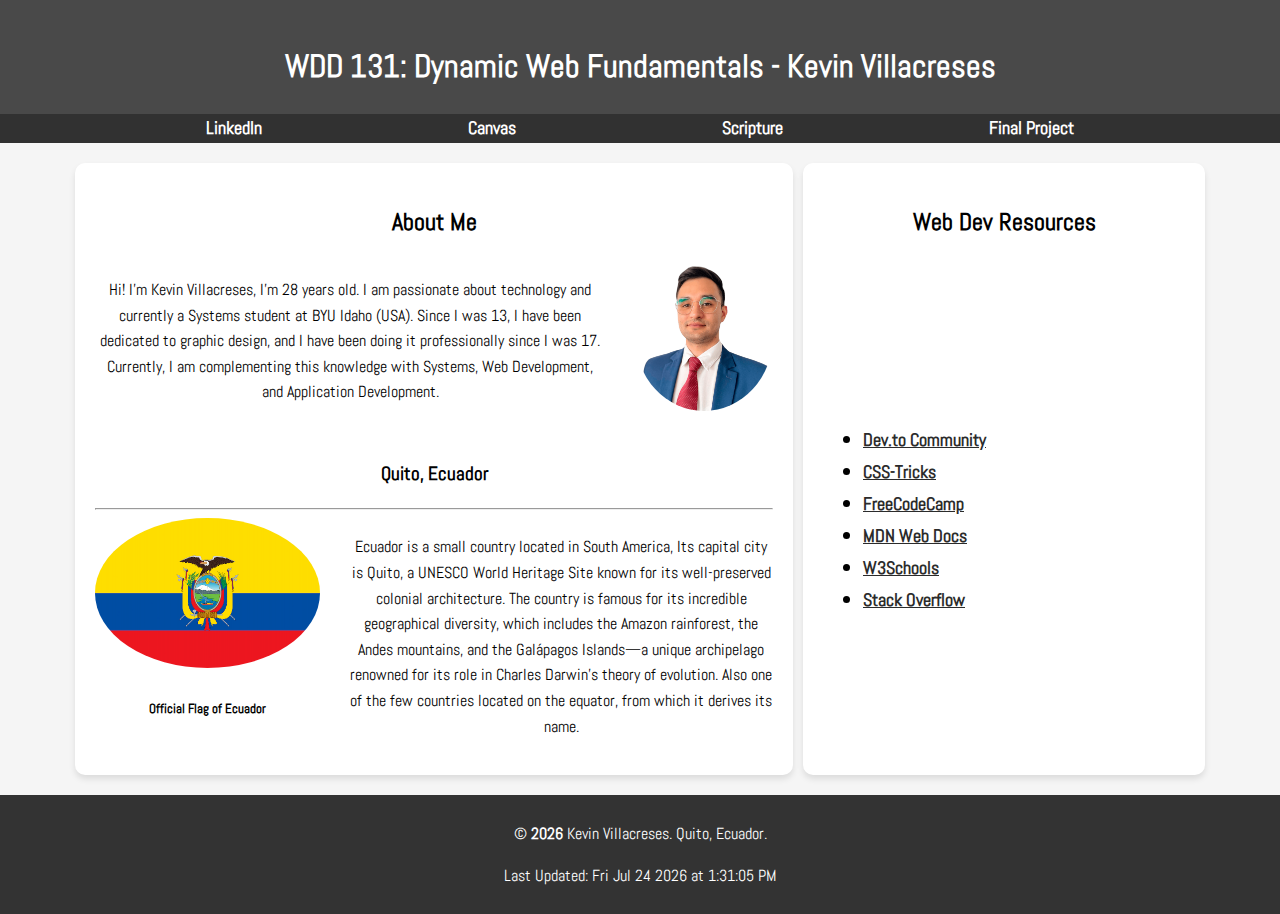
<file: index.html>
<!DOCTYPE html>
<html lang="en">
	<head>
		<meta charset="UTF-8">
		<meta name="viewport" content="width=device-width, initial-scale=1.0">
		<meta
			name="description"
			content="WDD 131 - Dynamic Web Fundamentals - Kevin Alexander Villacreses Jiménez - A personal landing page and interesting links.">
		<meta name="author" content="Kevin Villacreses">
		<title>WDD 131: Dynamic Web Fundamentals - Kevin Villacreses</title>
		<link rel="stylesheet" href="styles/base.css">
		<script src="scripts/getdates.js" defer></script>
		<link rel="preconnect" href="https://fonts.googleapis.com">
		<link rel="preconnect" href="https://fonts.gstatic.com" crossorigin>
		<link
			href="https://fonts.googleapis.com/css2?family=Abel&display=swap"
			rel="stylesheet">
	</head>
	<body>
		<header class="header">
			<h1>WDD 131: Dynamic Web Fundamentals - Kevin Villacreses</h1>
			<nav class="nav">
				<ul>
					<li>
						<a
							href="https://www.linkedin.com/in/kevin-villacreses-1851a7157/"
							target="_blank"
							>LinkedIn</a
						>
					</li>
					<li>
						<a href="https://byupw.instructure.com/" target="_blank">Canvas</a>
					</li>
					<li>
						<a
							href="https://www.churchofjesuschrist.org/study/scriptures/bofm/alma/26?lang=spa&id=p22#p22"
							target="_blank"
							>Scripture</a
						>
					</li>
					<li><a href="#" target="_blank">Final Project</a></li>
				</ul>
			</nav>
		</header>

		<main class="main">
			<section class="card">
				<h2>About Me</h2>
				<div class="me">
					<p>
						Hi! I'm Kevin Villacreses, I'm 28 years old. I am passionate about
						technology and currently a Systems student at BYU Idaho (USA). Since
						I was 13, I have been dedicated to graphic design, and I have been
						doing it professionally since I was 17. Currently, I am
						complementing this knowledge with Systems, Web Development, and
						Application Development.
					</p>
					<img
						src="images/profile.png"
						height="150"
						class="img-profile"
						alt="img-profile"
					>
				</div>
				<section class="card2">
					<div>
						<h3>Quito, Ecuador</h3>
						<hr>
						<div class="location-info">
							<div>
								<img
									src="images/flag.png"
									height="150"
									alt="img-country-flag"
								>
								<h5>Official Flag of Ecuador</h5>
							</div>
							<p>
								Ecuador is a small country located in South America, Its capital
								city is Quito, a UNESCO World Heritage Site known for its
								well-preserved colonial architecture. The country is famous for
								its incredible geographical diversity, which includes the Amazon
								rainforest, the Andes mountains, and the Galápagos Islands—a
								unique archipelago renowned for its role in Charles Darwin’s
								theory of evolution. Also one of the few countries located on
								the equator, from which it derives its name.
							</p>
						</div>
					</div>
				</section>
			</section>

			<aside class="resources">
				<h2>Web Dev Resources</h2>
				<div>
					<ul>
						<li>
							<a href="https://dev.to" target="_blank">Dev.to Community</a>
						</li>
						<li>
							<a href="https://css-tricks.com" target="_blank">CSS-Tricks</a>
						</li>
						<li>
							<a href="https://freecodecamp.org" target="_blank"
								>FreeCodeCamp</a
							>
						</li>
						<li>
							<a href="https://developer.mozilla.org" target="_blank"
								>MDN Web Docs</a
							>
						</li>
						<li>
							<a href="https://w3schools.com" target="_blank">W3Schools</a>
						</li>
						<li>
							<a href="https://stackoverflow.com" target="_blank"
								>Stack Overflow</a
							>
						</li>
					</ul>
				</div>
			</aside>
		</main>
		<footer class="footer">
			<p>
				&copy; <span id="currentyear"></span> Kevin Villacreses. Quito, Ecuador.
			</p>
			<p id="lastModified"></p>
		</footer>
	</body>
</html>
</file>
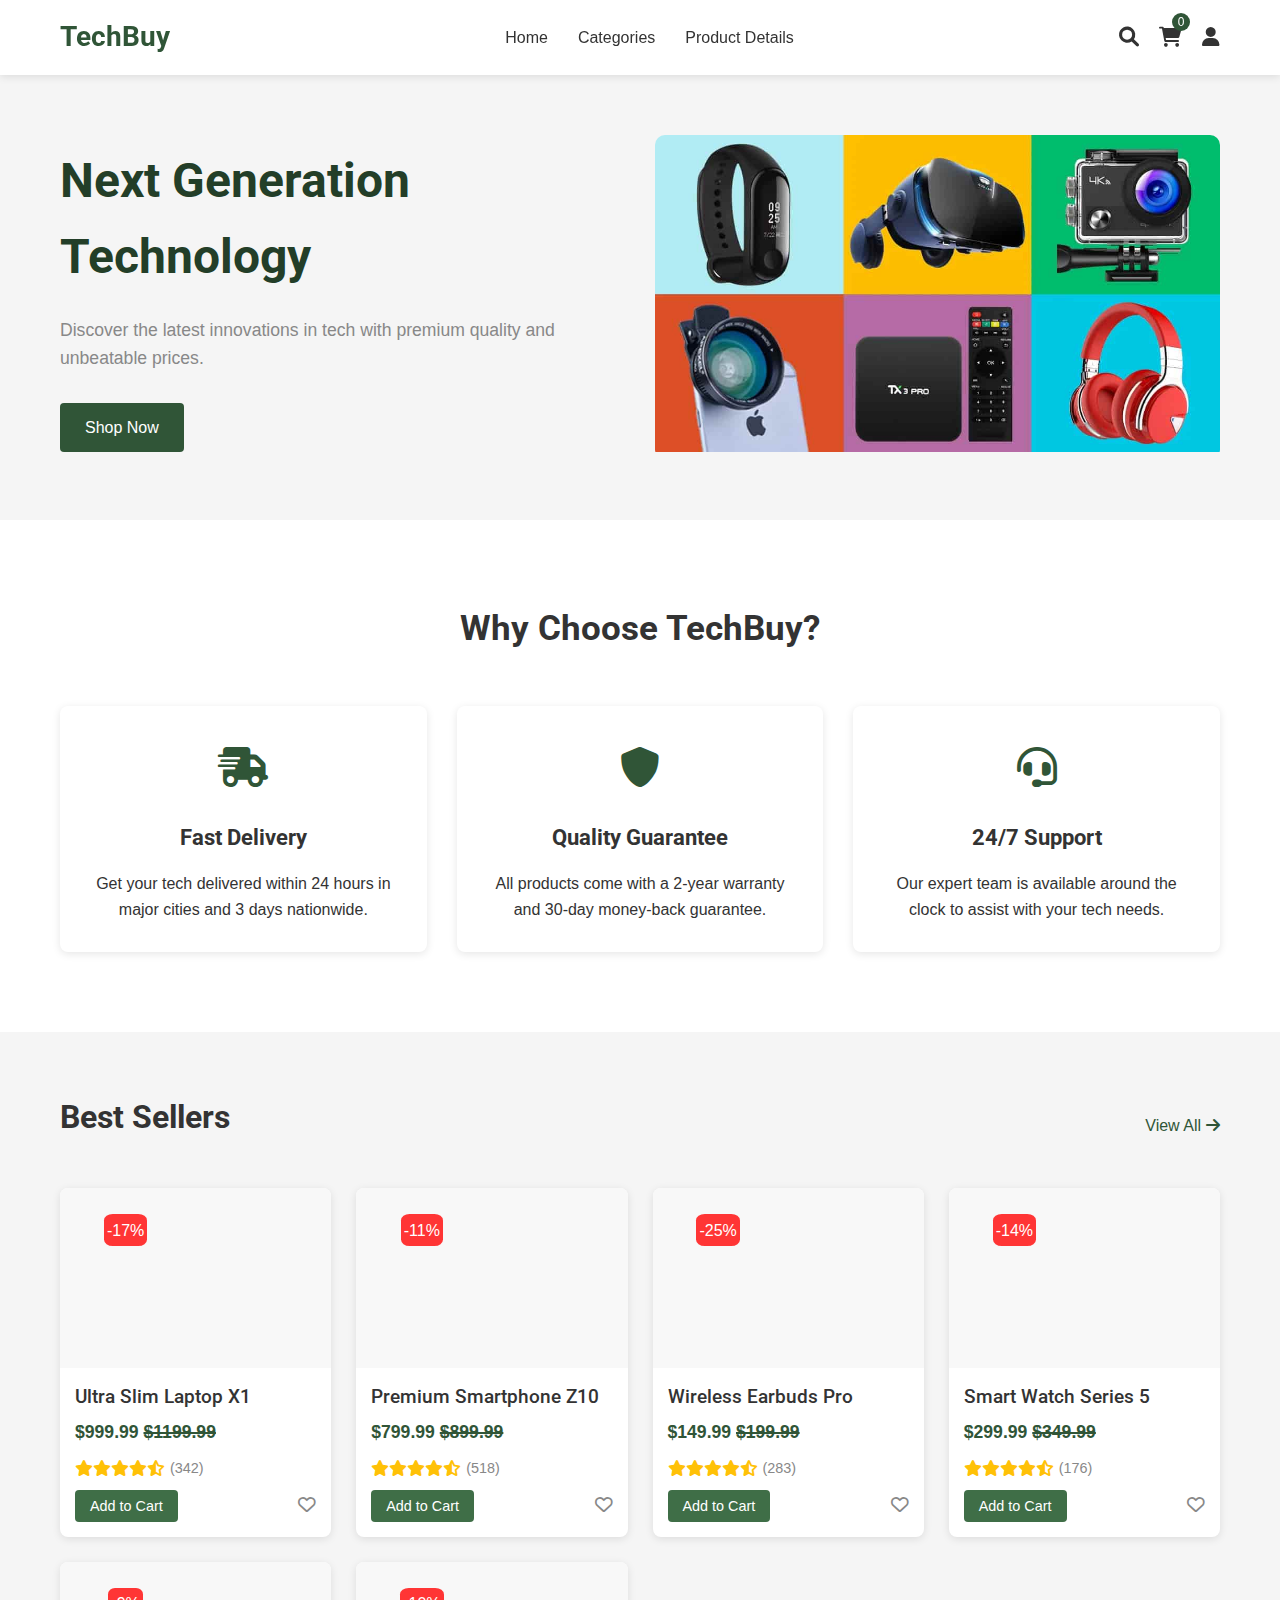
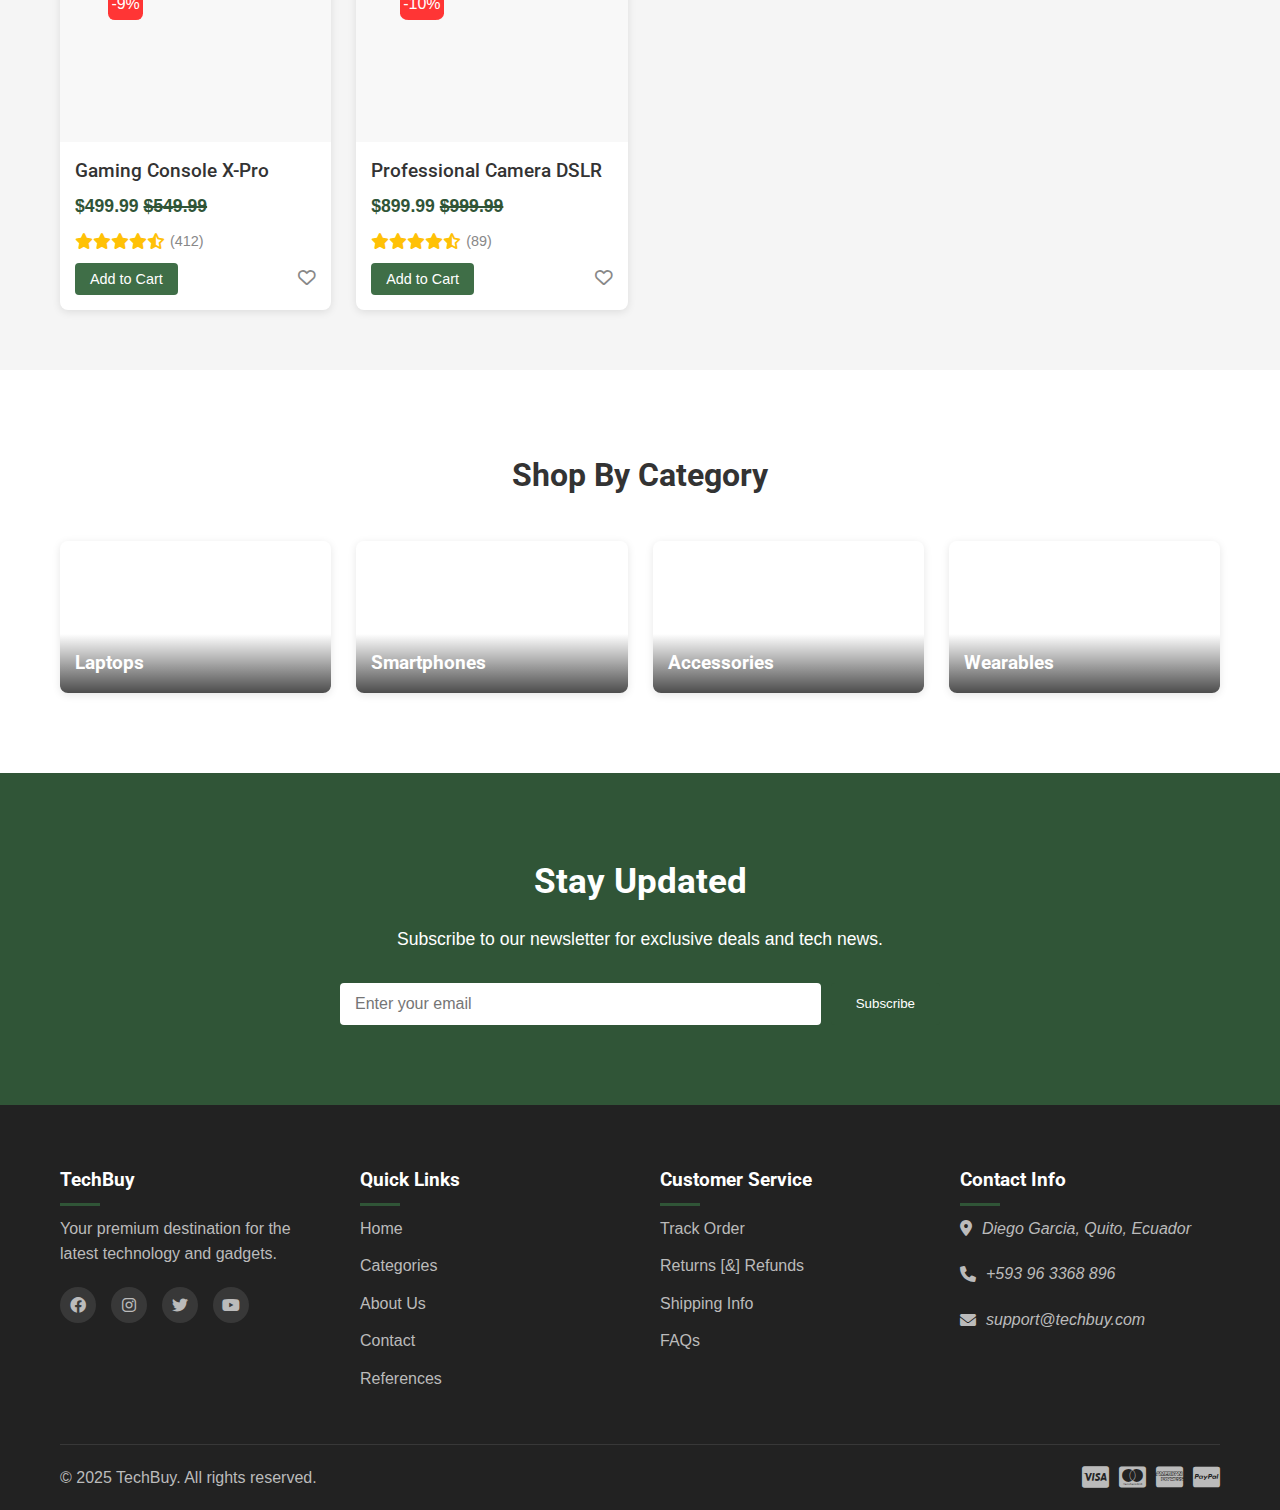
<file: project/index.html>
<!DOCTYPE html>
<html lang="en">
	<head>
		<meta charset="UTF-8" />
		<meta name="viewport" content="width=device-width, initial-scale=1.0" />
		<title>TechBuy - Your Premium Tech Store</title>
		<link rel="stylesheet" href="styles/index.css" />
		<link
			href="https://fonts.googleapis.com/css2?family=Roboto:wght@400;500;700&display=swap"
			rel="stylesheet"
		/>
		<!-- Font Awesome for icons -->
		<link
			rel="stylesheet"
			href="https://cdnjs.cloudflare.com/ajax/libs/font-awesome/6.0.0/css/all.min.css"
		/>
	</head>
	<body>
		<header>
			<div class="container">
				<div class="logo">
					<a href="index.html">TechBuy</a>
				</div>
				<nav>
					<ul>
						<li><a href="index.html">Home</a></li>
						<li><a href="categories.html">Categories</a></li>
						<li><a href="product.html">Product Details</a></li>
					</ul>
				</nav>
				<div class="header-icons">
					<a href="#"><i class="fas fa-search"></i></a>
					<a href="#"
						><i class="fas fa-shopping-cart"></i
						><span class="cart-count">0</span></a
					>
					<a href="#"><i class="fas fa-user"></i></a>
					<button class="mobile-menu-btn"><i class="fas fa-bars"></i></button>
				</div>
			</div>
		</header>

		<main>
			<!-- Hero Section -->
			<section class="hero">
				<div class="container">
					<div class="hero-content">
						<h1>Next Generation Technology</h1>
						<p>
							Discover the latest innovations in tech with premium quality and
							unbeatable prices.
						</p>
						<a href="categories.html" class="btn primary-btn">Shop Now</a>
					</div>
					<div class="hero-image">
						<img
							src="images/hero-tech.jpg"
							alt="Latest technology products showcase"
							loading="lazy"
						/>
					</div>
				</div>
			</section>

			<!-- Value Proposition Section -->
			<section class="value-proposition">
				<div class="container">
					<h2>Why Choose TechBuy?</h2>
					<div class="cards-container">
						<div class="card">
							<div class="card-icon">
								<i class="fas fa-truck-fast"></i>
							</div>
							<h3>Fast Delivery</h3>
							<p>
								Get your tech delivered within 24 hours in major cities and 3
								days nationwide.
							</p>
						</div>
						<div class="card">
							<div class="card-icon">
								<i class="fas fa-shield-alt"></i>
							</div>
							<h3>Quality Guarantee</h3>
							<p>
								All products come with a 2-year warranty and 30-day money-back
								guarantee.
							</p>
						</div>
						<div class="card">
							<div class="card-icon">
								<i class="fas fa-headset"></i>
							</div>
							<h3>24/7 Support</h3>
							<p>
								Our expert team is available around the clock to assist with
								your tech needs.
							</p>
						</div>
					</div>
				</div>
			</section>

			<!-- Best Sellers Section -->
			<section class="best-sellers">
				<div class="container">
					<div class="section-header">
						<h2>Best Sellers</h2>
						<a href="categories.html" class="view-all"
							>View All <i class="fas fa-arrow-right"></i
						></a>
					</div>
					<div class="products-grid" id="bestsellers-container">
						<!-- Products will be loaded here with JavaScript -->
					</div>
				</div>
			</section>

			<!-- Categories Quick Access -->
			<section class="categories-showcase">
				<div class="container">
					<h2>Shop By Category</h2>
					<div class="categories-grid">
						<a href="categories.html?category=laptops" class="category-card">
							<img
								src="images/category-laptop.jpg"
								alt="Laptops"
								loading="lazy"
							/>
							<h3>Laptops</h3>
						</a>
						<a
							href="categories.html?category=smartphones"
							class="category-card"
						>
							<img
								src="images/category-smartphone.jpg"
								alt="Smartphones"
								loading="lazy"
							/>
							<h3>Smartphones</h3>
						</a>
						<a
							href="categories.html?category=accessories"
							class="category-card"
						>
							<img
								src="images/category-accessories.jpg"
								alt="Accessories"
								loading="lazy"
							/>
							<h3>Accessories</h3>
						</a>
						<a href="categories.html?category=wearables" class="category-card">
							<img
								src="images/category-wearables.jpg"
								alt="Wearables"
								loading="lazy"
							/>
							<h3>Wearables</h3>
						</a>
					</div>
				</div>
			</section>

			<!-- Newsletter Section -->
			<section class="newsletter">
				<div class="container">
					<div class="newsletter-content">
						<h2>Stay Updated</h2>
						<p>
							Subscribe to our newsletter for exclusive deals and tech news.
						</p>
						<form id="newsletter-form">
							<input type="email" placeholder="Enter your email" required />
							<button type="submit" class="btn primary-btn">Subscribe</button>
						</form>
					</div>
				</div>
			</section>
		</main>

		<footer>
			<div class="container">
				<div class="footer-columns">
					<div class="footer-column">
						<h3>TechBuy</h3>
						<p>
							Your premium destination for the latest technology and gadgets.
						</p>
						<div class="social-icons">
							<a href="#"><i class="fab fa-facebook"></i></a>
							<a href="#"><i class="fab fa-instagram"></i></a>
							<a href="#"><i class="fab fa-twitter"></i></a>
							<a href="#"><i class="fab fa-youtube"></i></a>
						</div>
					</div>
					<div class="footer-column">
						<h3>Quick Links</h3>
						<ul>
							<li><a href="index.html">Home</a></li>
							<li><a href="categories.html">Categories</a></li>
							<li><a href="#">About Us</a></li>
							<li><a href="#">Contact</a></li>
							<li><a href="references.html">References</a></li>
						</ul>
					</div>
					<div class="footer-column">
						<h3>Customer Service</h3>
						<ul>
							<li><a href="#">Track Order</a></li>
							<li><a href="#">Returns [&] Refunds</a></li>
							<li><a href="#">Shipping Info</a></li>
							<li><a href="#">FAQs</a></li>
						</ul>
					</div>
					<div class="footer-column">
						<h3>Contact Info</h3>
						<address>
							<p>
								<i class="fas fa-map-marker-alt"></i> Diego Garcia, Quito,
								Ecuador
							</p>
							<p><i class="fas fa-phone"></i> +593 96 3368 896</p>
							<p><i class="fas fa-envelope"></i> support@techbuy.com</p>
						</address>
					</div>
				</div>
				<div class="footer-bottom">
					<p>&copy; 2025 TechBuy. All rights reserved.</p>
					<div class="payment-icons">
						<i class="fab fa-cc-visa"></i>
						<i class="fab fa-cc-mastercard"></i>
						<i class="fab fa-cc-amex"></i>
						<i class="fab fa-cc-paypal"></i>
					</div>
				</div>
			</div>
		</footer>

		<script src="scripts/index.js"></script>
	</body>
</html>
</file>
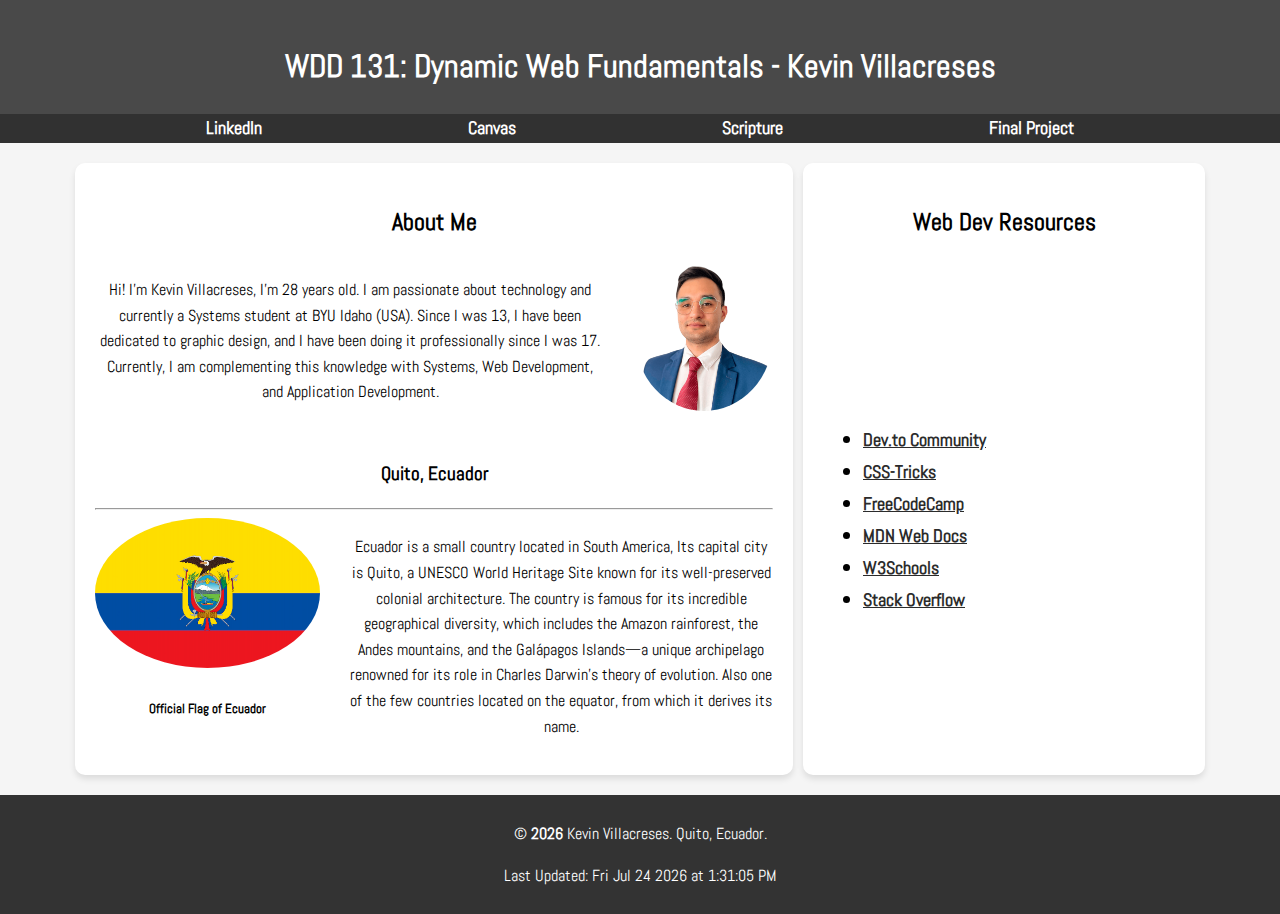
<file: week01/index.html>
<!DOCTYPE html>
<html lang="en">
	<head>
		<meta charset="UTF-8" />
		<meta name="viewport" content="width=device-width, initial-scale=1.0" />
		<meta
			name="description"
			content="WDD 131 - Dynamic Web Fundamentals - Kevin Alexander Villacreses Jiménez - A personal landing page and interesting links."
		/>
		<meta name="author" content="Kevin Villacreses" />
		<title>WDD 131: Dynamic Web Fundamentals - Kevin Villacreses</title>
		<link rel="stylesheet" href="styles/base.css" />
		<script src="scripts/getdates.js" defer></script>
		<link rel="preconnect" href="https://fonts.googleapis.com" />
		<link rel="preconnect" href="https://fonts.gstatic.com" crossorigin />
		<link
			href="https://fonts.googleapis.com/css2?family=Abel&display=swap"
			rel="stylesheet"
		/>
	</head>
	<body>
		<header class="header">
			<h1>WDD 131: Dynamic Web Fundamentals - Kevin Villacreses</h1>
			<nav class="nav">
				<ul>
					<li>
						<a
							href="https://www.linkedin.com/in/kevin-villacreses-1851a7157/"
							target="_blank"
							>LinkedIn</a
						>
					</li>
					<li>
						<a href="https://byupw.instructure.com/" target="_blank">Canvas</a>
					</li>
					<li>
						<a
							href="https://www.churchofjesuschrist.org/study/scriptures/bofm/alma/26?lang=spa&id=p22#p22"
							target="_blank"
							>Scripture</a
						>
					</li>
					<li><a href="#" target="_blank">Final Project</a></li>
				</ul>
			</nav>
		</header>

		<main class="main">
			<section class="card">
				<h2>About Me</h2>
				<div class="me">
					<p>
						Hi! I'm Kevin Villacreses, I'm 28 years old. I am passionate about
						technology and currently a Systems student at BYU Idaho (USA). Since
						I was 13, I have been dedicated to graphic design, and I have been
						doing it professionally since I was 17. Currently, I am
						complementing this knowledge with Systems, Web Development, and
						Application Development.
					</p>
					<img
						src="images/profile.png"
						height="150"
						class="img-profile"
						alt="img-profile"
					/>
				</div>
				<section class="card2">
					<div>
						<h3>Quito, Ecuador</h3>
						<hr />
						<div class="location-info">
							<div>
								<img
									src="images/flag.png"
									height="150"
									alt="img-country-flag"
								/>
								<h5>Official Flag of Ecuador</h5>
							</div>
							<p>
								Ecuador is a small country located in South America, Its capital
								city is Quito, a UNESCO World Heritage Site known for its
								well-preserved colonial architecture. The country is famous for
								its incredible geographical diversity, which includes the Amazon
								rainforest, the Andes mountains, and the Galápagos Islands—a
								unique archipelago renowned for its role in Charles Darwin’s
								theory of evolution. Also one of the few countries located on
								the equator, from which it derives its name.
							</p>
						</div>
					</div>
				</section>
			</section>

			<aside class="resources">
				<h2>Web Dev Resources</h2>
				<div>
					<ul>
						<li>
							<a href="https://dev.to" target="_blank">Dev.to Community</a>
						</li>
						<li>
							<a href="https://css-tricks.com" target="_blank">CSS-Tricks</a>
						</li>
						<li>
							<a href="https://freecodecamp.org" target="_blank"
								>FreeCodeCamp</a
							>
						</li>
						<li>
							<a href="https://developer.mozilla.org" target="_blank"
								>MDN Web Docs</a
							>
						</li>
						<li>
							<a href="https://w3schools.com" target="_blank">W3Schools</a>
						</li>
						<li>
							<a href="https://stackoverflow.com" target="_blank"
								>Stack Overflow</a
							>
						</li>
					</ul>
				</div>
			</aside>
		</main>
		<footer class="footer">
			<p>
				&copy; <span id="currentyear"></span> Kevin Villacreses. Quito, Ecuador.
			</p>
			<p id="lastModified"></p>
		</footer>
	</body>
</html>
</file>
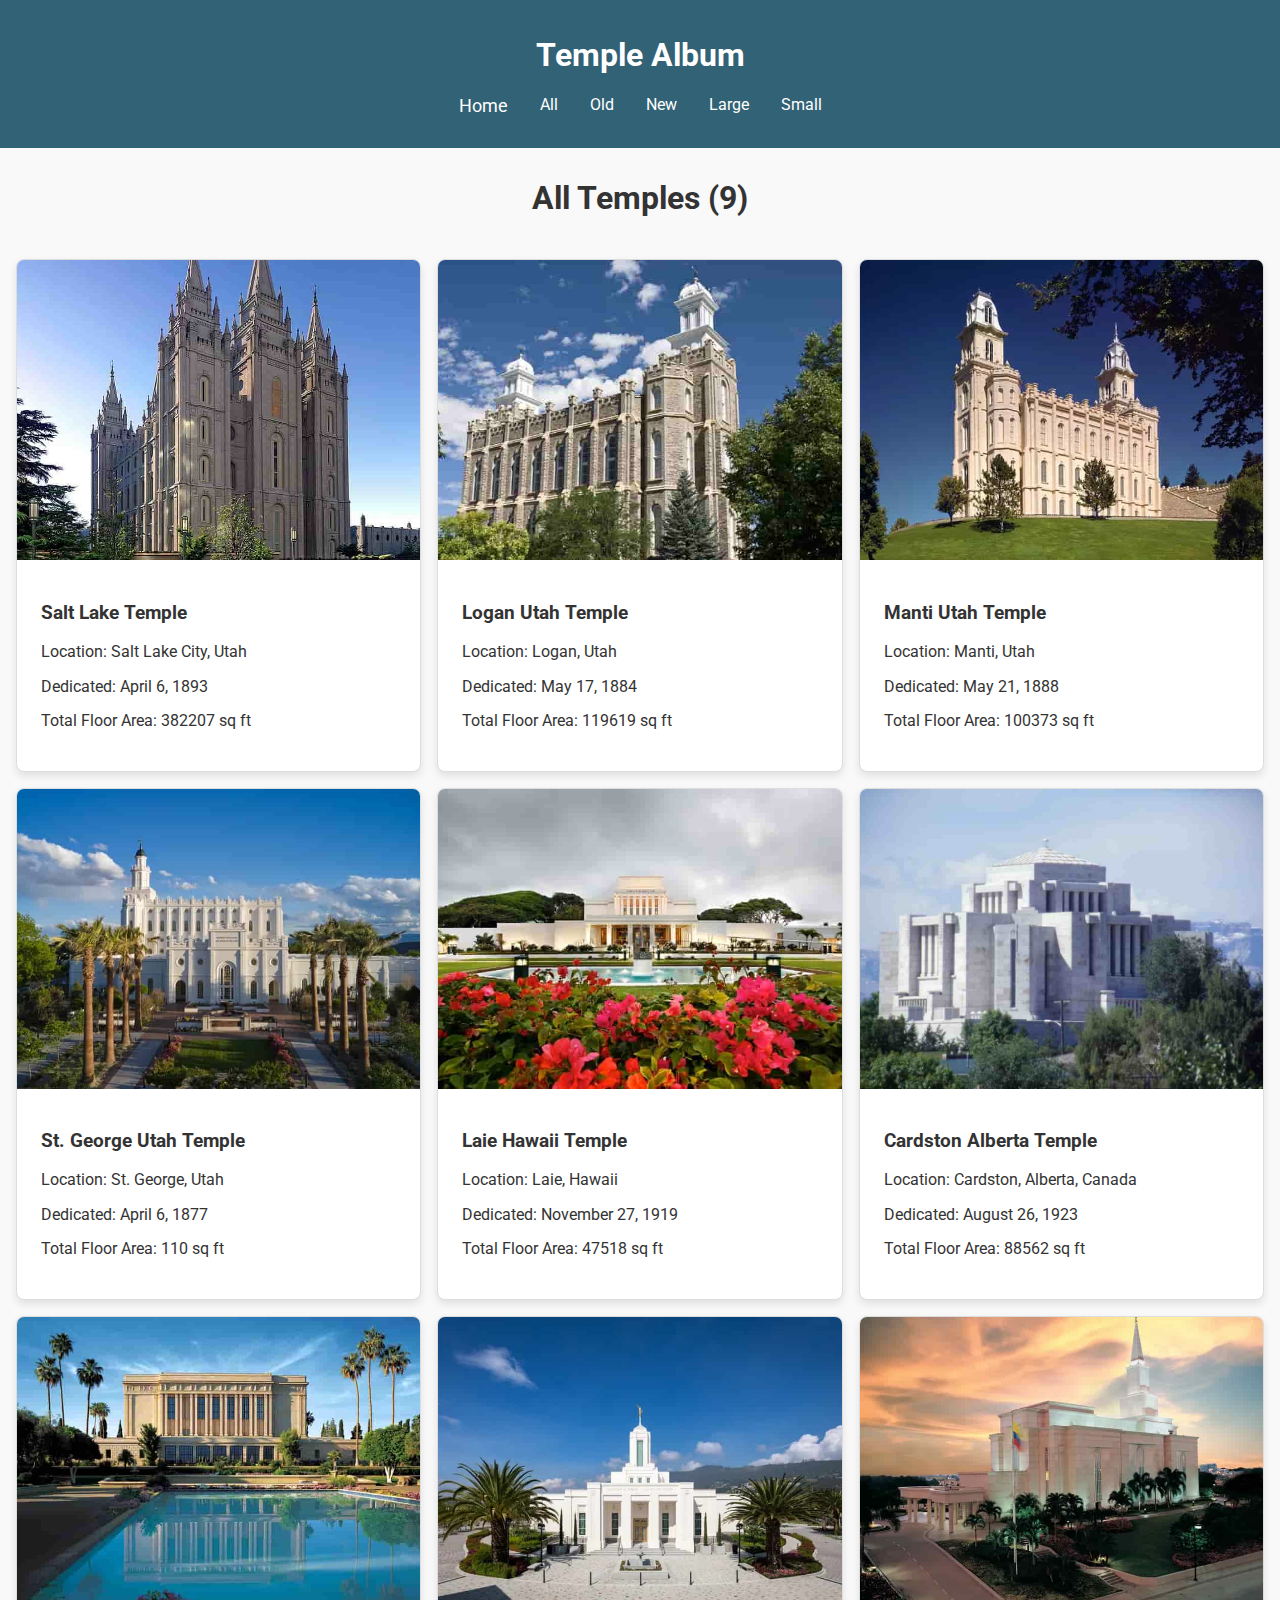
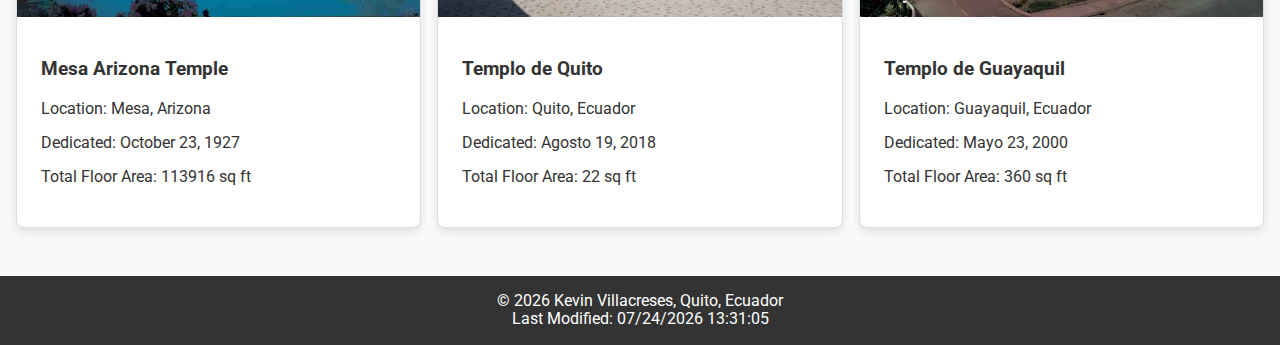
<file: filtered-temples.html>
<!DOCTYPE html>
<html lang="en">
	<head>
		<meta charset="UTF-8">
		<meta name="viewport" content="width=device-width, initial-scale=1.0">
		<meta
			name="description"
			content="Temples of the world of the Church of Jesus Christ of Latter Day Saints">
		<meta name="author" content="Kevin Villacreses">
		<title>Temples of the Church</title>
		<link rel="stylesheet" href="styles/normalize.css">
		<link rel="stylesheet" href="styles/temples.css">
		<link rel="stylesheet" href="styles/temples-large.css">
		<link
			href="https://fonts.googleapis.com/css2?family=Roboto:wght@400;700&display=swap"
			rel="stylesheet"
		>
		<script src="scripts/temples.js" defer></script>
	</head>
	<body>
		<header>
			<h1>Temple Album</h1>
			<button id="menuToggle" aria-label="Toggle Menu">&#9776;</button>
			<nav>
				<ul id="navigation">
					<li><a href="#">Home</a></li>
                    <li id="all">All</li>
					<li id="old">Old</li>
					<li id="new">New</li>
					<li id="large">Large</li>
					<li id="small">Small</li>
				</ul>
			</nav>
		</header>
		<main>
            <h2 id="title"></h2>
            <section id="templeCards"></section>
        </main>
		<footer>
            <p>
				&copy; <span id="currentYear"></span> Kevin Villacreses, Quito, Ecuador
			</p>
			<p id="lastModified"></p>
        </footer>
	</body>
</html>
</file>
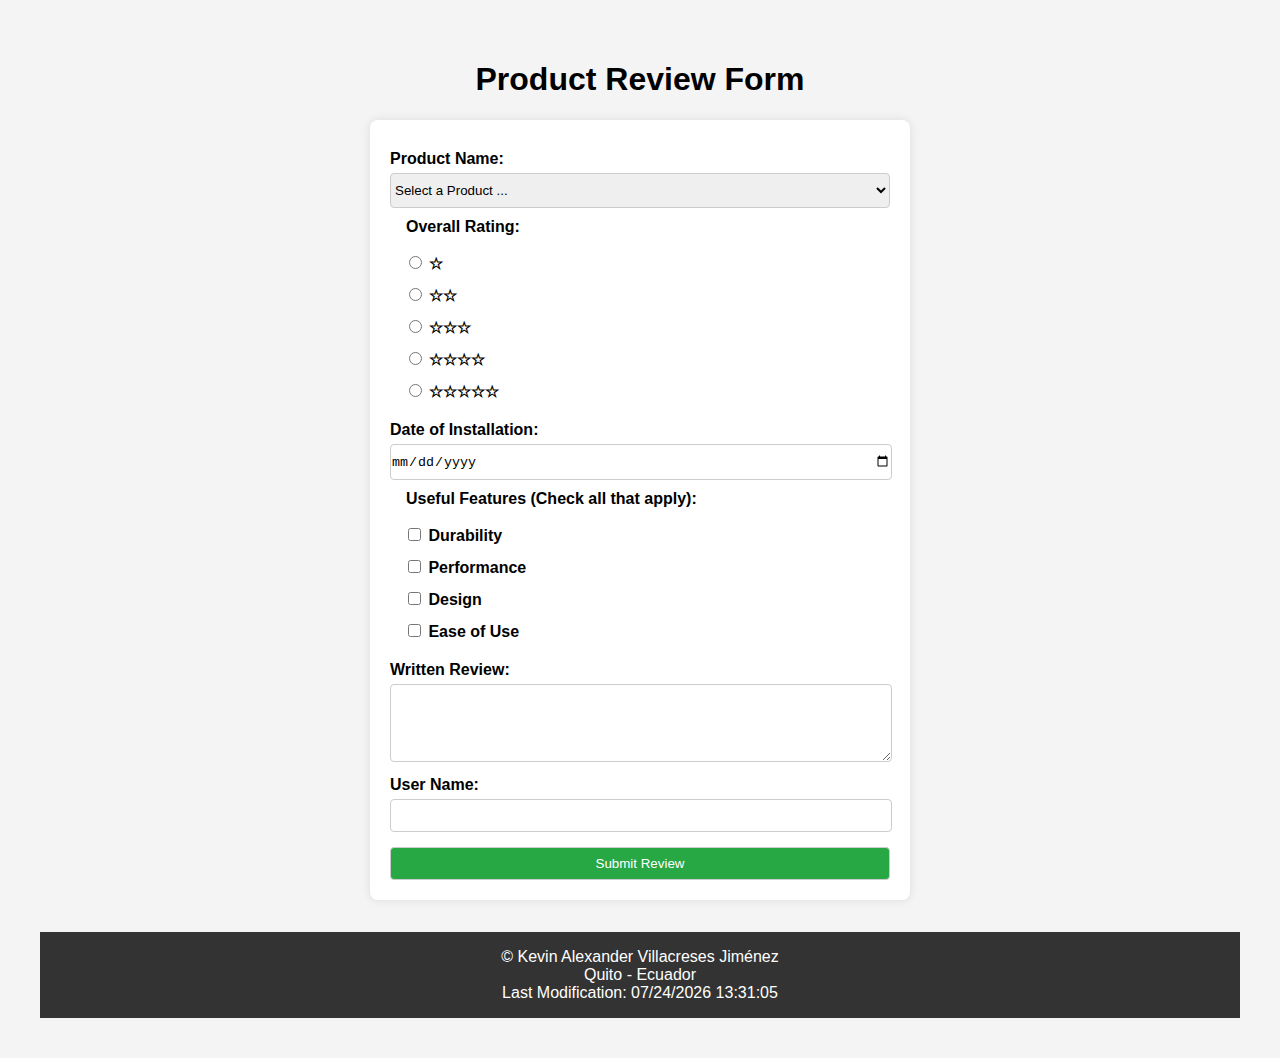
<file: form.html>
<!DOCTYPE html>
<html lang="en">
	<head>
		<meta charset="UTF-8" />
		<meta name="viewport" content="width=device-width, initial-scale=1.0" />
		<title>Product Review Form</title>
		<link rel="stylesheet" href="styles/form.css" />
		<script src="scripts/form.js"></script>
	</head>
	<body>
		<h1>Product Review Form</h1>
		<form id="reviewForm" action="review.html" method="get">
			<label for="product">Product Name:</label>
			<select id="product" name="product" required>
				<option value="" disabled selected>Select a Product ...</option>
			</select>

			<fieldset>
				<legend>Overall Rating:</legend>
				<label><input type="radio" name="rating" value="1" required /> ☆</label>
				<label><input type="radio" name="rating" value="2" /> ☆☆</label>
				<label><input type="radio" name="rating" value="3" /> ☆☆☆</label>
				<label><input type="radio" name="rating" value="4" /> ☆☆☆☆</label>
				<label><input type="radio" name="rating" value="5" /> ☆☆☆☆☆</label>
			</fieldset>

			<label for="installation-date">Date of Installation:</label>
			<input
				type="date"
				id="installation-date"
				name="installation-date"
				required
			/>

			<fieldset>
				<legend>Useful Features (Check all that apply):</legend>
				<label
					><input type="checkbox" name="features" value="durability" />
					Durability</label
				>
				<label
					><input type="checkbox" name="features" value="performance" />
					Performance</label
				>
				<label
					><input type="checkbox" name="features" value="design" />
					Design</label
				>
				<label
					><input type="checkbox" name="features" value="ease-of-use" /> Ease of
					Use</label
				>
			</fieldset>

			<label for="review">Written Review:</label>
			<textarea id="review" name="review" rows="4"></textarea>

			<label for="username">User Name:</label>
			<input type="text" id="username" name="username" />

			<input type="submit" value="Submit Review" />
		</form>
		<footer class="footer">
			<p>
				&copy; <span id="currentyear"></span> Kevin Alexander Villacreses
				Jiménez
			</p>
			<p>Quito - Ecuador</p>
			<p>Last Modification: <span id="lastModified"></span></p>
		</footer>
	</body>
</html>
</file>
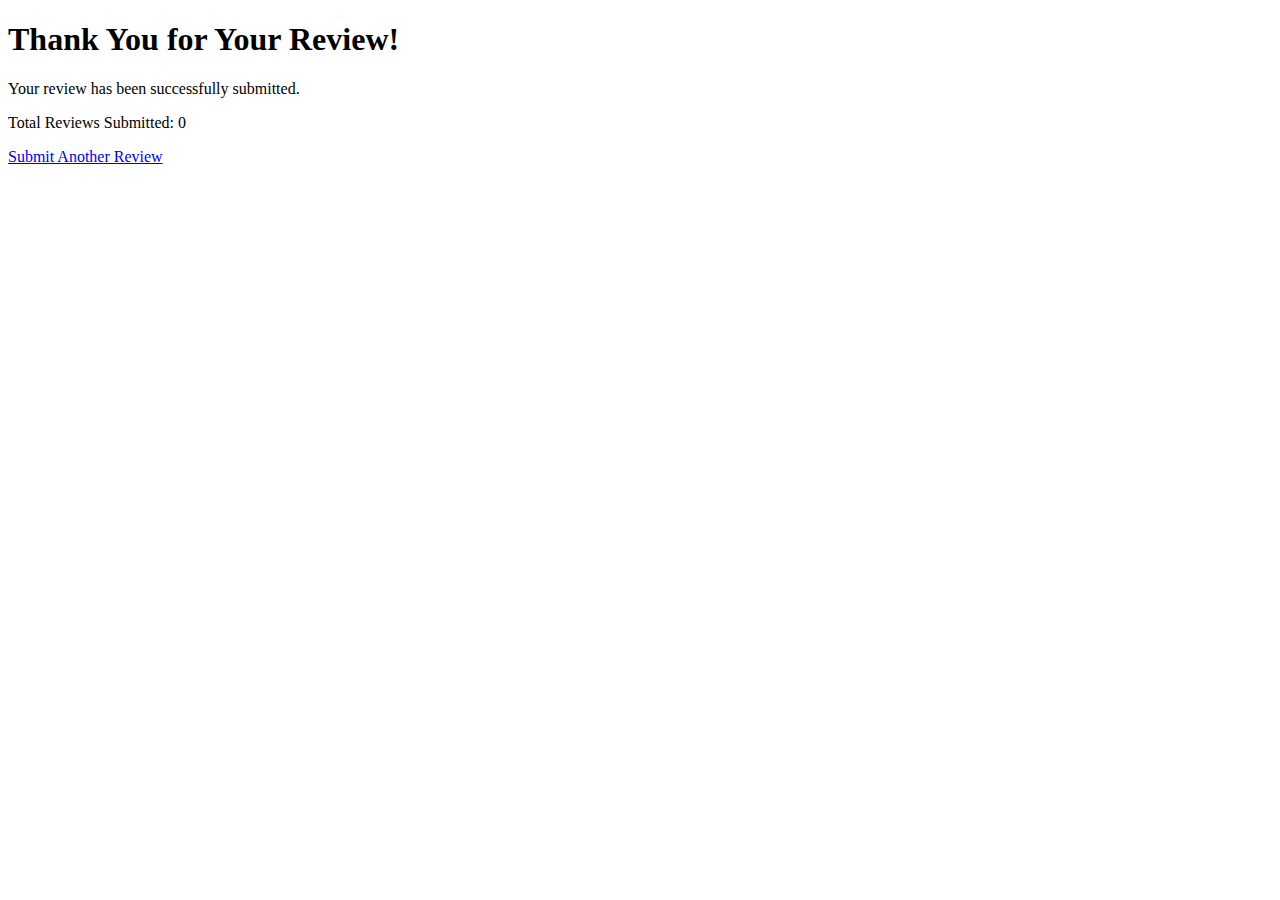
<file: review.html>
<!DOCTYPE html>
<html lang="en">
	<head>
		<meta charset="UTF-8" />
		<meta name="viewport" content="width=device-width, initial-scale=1.0" />
		<meta name="description" content="Review submission confirmation page" />
		<title>Review Submitted</title>
		<link type="stylesheet" href="styles/review.css"/>
	</head>
	<body>
		<div class="container">
			<h1>Thank You for Your Review!</h1>
			<p>Your review has been successfully submitted.</p>
			<p class="review-count">
				Total Reviews Submitted: <span id="totalReviews">0</span>
			</p>
			<a href="index.html" class="back-button">Submit Another Review</a>
		</div>

		<script>
			document.addEventListener("DOMContentLoaded", function () {
				const reviewCount = localStorage.getItem("reviewCount") || 0;
				document.getElementById("totalReviews").textContent = reviewCount;
			});
		</script>
	</body>
</html>
</file>
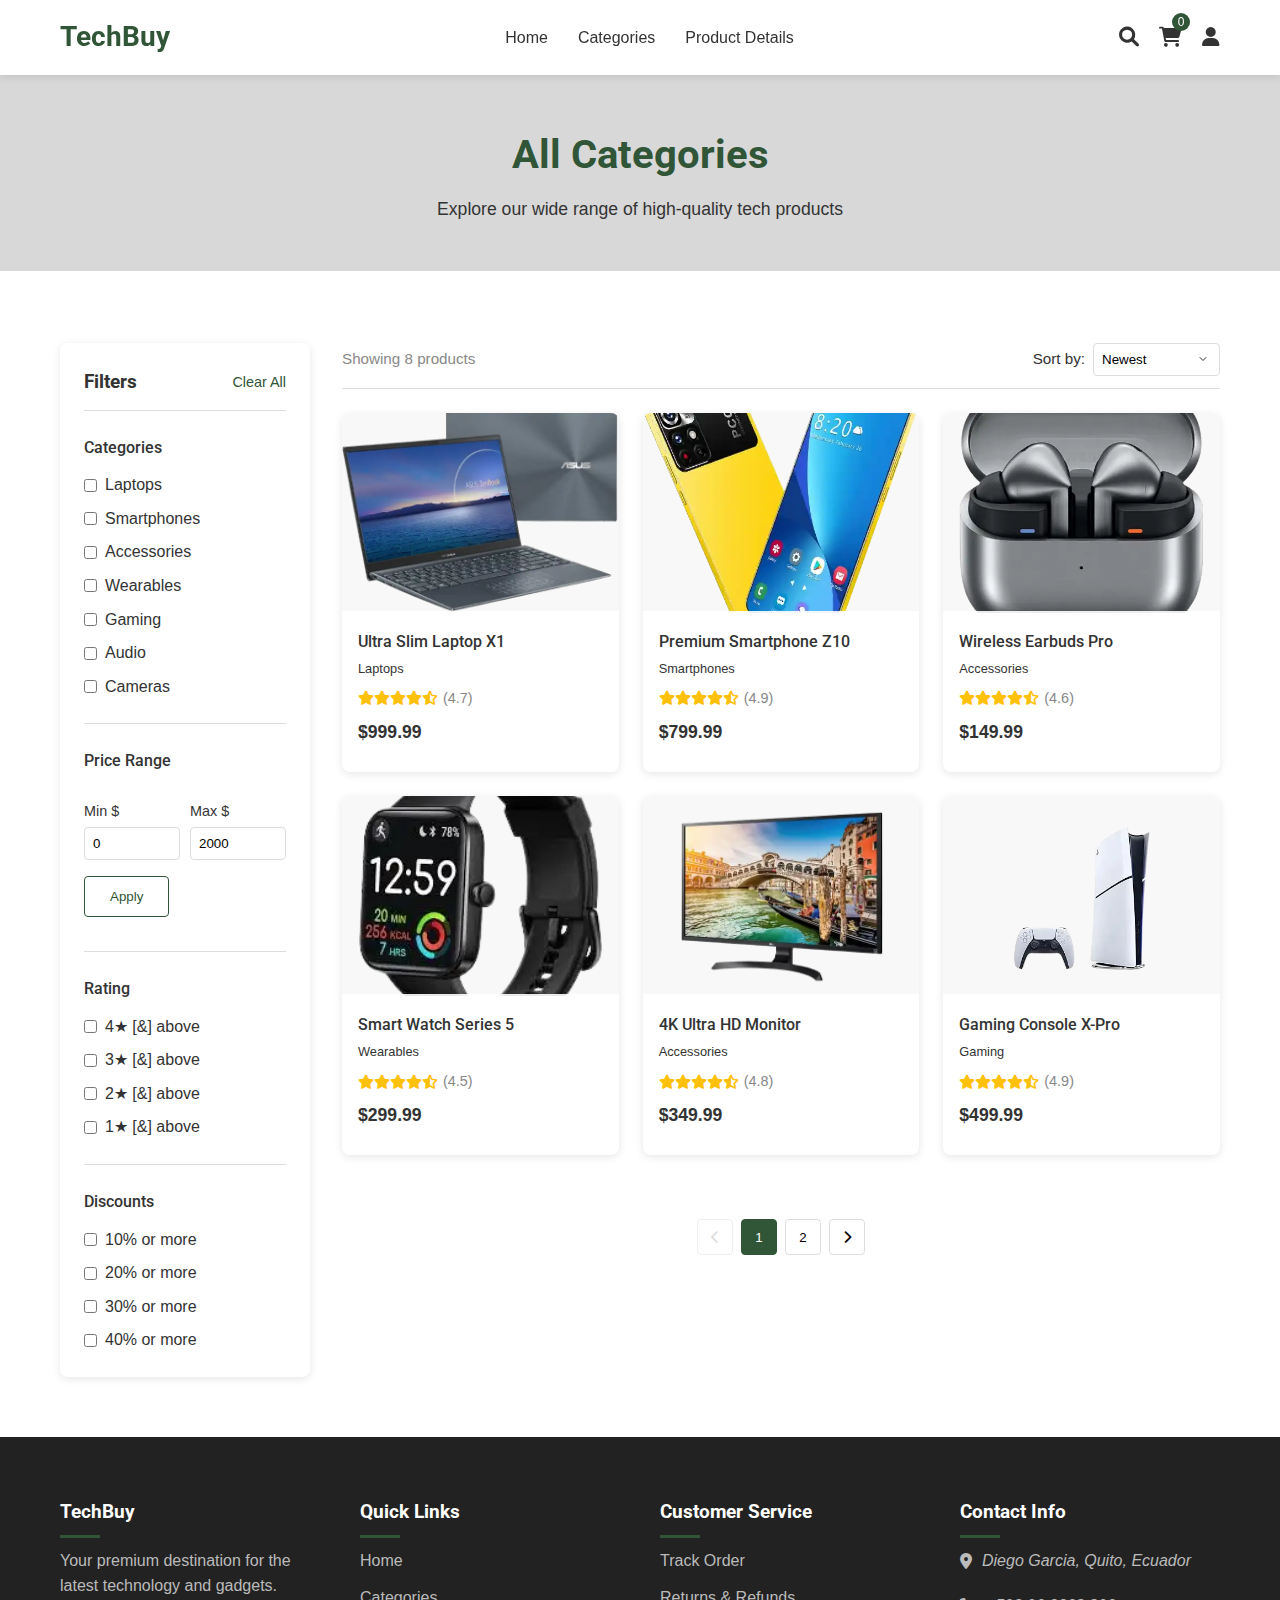
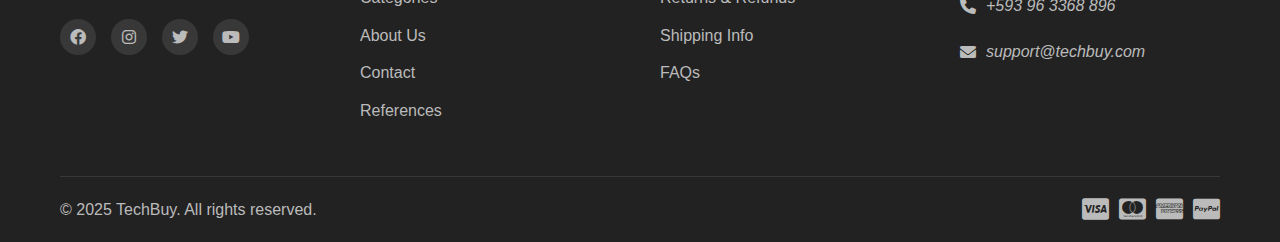
<file: project/categories.html>
<!DOCTYPE html>
<html lang="en">
	<head>
		<meta charset="UTF-8" />
		<meta name="viewport" content="width=device-width, initial-scale=1.0" />
		<title>Categories - TechBuy</title>
		<link rel="stylesheet" href="styles/index.css" />
		<link
			href="https://fonts.googleapis.com/css2?family=Roboto:wght@400;500;700&display=swap"
			rel="stylesheet"
		/>
		<!-- Font Awesome for icons -->
		<link
			rel="stylesheet"
			href="https://cdnjs.cloudflare.com/ajax/libs/font-awesome/6.0.0/css/all.min.css"
		/>
		<link rel="stylesheet" href="styles/categories.css" />
	</head>
	<body>
		<header>
			<div class="container">
				<div class="logo">
					<a href="index.html">TechBuy</a>
				</div>
				<nav>
					<ul>
						<li><a href="index.html">Home</a></li>
						<li><a href="categories.html" class="active">Categories</a></li>
						<li><a href="product.html">Product Details</a></li>
					</ul>
				</nav>
				<div class="header-icons">
					<a href="#"><i class="fas fa-search"></i></a>
					<a href="#"
						><i class="fas fa-shopping-cart"></i
						><span class="cart-count">0</span></a
					>
					<a href="#"><i class="fas fa-user"></i></a>
					<button class="mobile-menu-btn"><i class="fas fa-bars"></i></button>
				</div>
			</div>
		</header>

		<main>
			<!-- Category Hero Banner -->
			<section class="category-hero">
				<div class="container">
					<h1 id="category-title">All Categories</h1>
					<p id="category-description">
						Explore our wide range of high-quality tech products
					</p>
				</div>
			</section>

			<!-- Filters and Products Section -->
			<section class="products-section">
				<div class="container">
					<div class="filter-section">
						<div class="filter-header">
							<h2>Filters</h2>
							<button id="clear-filters" class="text-btn">Clear All</button>
						</div>

						<!-- Category Filter -->
						<div class="filter-group">
							<h3 class="filter-title">Categories</h3>
							<ul class="filter-list" id="category-filter">
								<li>
									<label>
										<input type="checkbox" value="laptops" /> Laptops
									</label>
								</li>
								<li>
									<label>
										<input type="checkbox" value="smartphones" /> Smartphones
									</label>
								</li>
								<li>
									<label>
										<input type="checkbox" value="accessories" /> Accessories
									</label>
								</li>
								<li>
									<label>
										<input type="checkbox" value="wearables" /> Wearables
									</label>
								</li>
								<li>
									<label>
										<input type="checkbox" value="gaming" /> Gaming
									</label>
								</li>
								<li>
									<label> <input type="checkbox" value="audio" /> Audio </label>
								</li>
								<li>
									<label>
										<input type="checkbox" value="cameras" /> Cameras
									</label>
								</li>
							</ul>
						</div>

						<!-- Price Range Filter -->
						<div class="filter-group">
							<h3 class="filter-title">Price Range</h3>
							<div class="price-slider">
								<div class="price-inputs">
									<div>
										<label for="min-price">Min $</label>
										<input type="number" id="min-price" min="0" value="0" />
									</div>
									<div>
										<label for="max-price">Max $</label>
										<input type="number" id="max-price" min="0" value="2000" />
									</div>
								</div>
								<button id="apply-price" class="btn secondary-btn">
									Apply
								</button>
							</div>
						</div>

						<!-- Rating Filter -->
						<div class="filter-group">
							<h3 class="filter-title">Rating</h3>
							<ul class="filter-list" id="rating-filter">
								<li>
									<label>
										<input type="checkbox" value="4" /> 4★ [&] above
									</label>
								</li>
								<li>
									<label>
										<input type="checkbox" value="3" /> 3★ [&] above
									</label>
								</li>
								<li>
									<label>
										<input type="checkbox" value="2" /> 2★ [&] above
									</label>
								</li>
								<li>
									<label>
										<input type="checkbox" value="1" /> 1★ [&] above
									</label>
								</li>
							</ul>
						</div>

						<!-- Discount Filter -->
						<div class="filter-group">
							<h3 class="filter-title">Discounts</h3>
							<ul class="filter-list" id="discount-filter">
								<li>
									<label>
										<input type="checkbox" value="10" /> 10% or more
									</label>
								</li>
								<li>
									<label>
										<input type="checkbox" value="20" /> 20% or more
									</label>
								</li>
								<li>
									<label>
										<input type="checkbox" value="30" /> 30% or more
									</label>
								</li>
								<li>
									<label>
										<input type="checkbox" value="40" /> 40% or more
									</label>
								</li>
							</ul>
						</div>
					</div>

					<div class="products-container">
						<div class="products-header">
							<div class="products-count" id="products-count">
								Showing 0 products
							</div>
							<div class="sort-filter">
								<label for="sort-select">Sort by:</label>
								<select id="sort-select">
									<option value="newest">Newest</option>
									<option value="price-low">Price: Low to High</option>
									<option value="price-high">Price: High to Low</option>
									<option value="rating">Rating</option>
									<option value="popularity">Popularity</option>
								</select>
							</div>
						</div>

						<div class="products-grid" id="products-grid">
							<!-- Products will be loaded dynamically with JavaScript -->
						</div>

						<div class="pagination" id="pagination">
							<!-- Pagination will be generated dynamically -->
						</div>
					</div>
				</div>
			</section>
		</main>

		<footer>
			<div class="container">
				<div class="footer-columns">
					<div class="footer-column">
						<h3>TechBuy</h3>
						<p>
							Your premium destination for the latest technology and gadgets.
						</p>
						<div class="social-icons">
							<a href="#"><i class="fab fa-facebook"></i></a>
							<a href="#"><i class="fab fa-instagram"></i></a>
							<a href="#"><i class="fab fa-twitter"></i></a>
							<a href="#"><i class="fab fa-youtube"></i></a>
						</div>
					</div>
					<div class="footer-column">
						<h3>Quick Links</h3>
						<ul>
							<li><a href="index.html">Home</a></li>
							<li><a href="categories.html">Categories</a></li>
							<li><a href="#">About Us</a></li>
							<li><a href="#">Contact</a></li>
							<li><a href="references.html">References</a></li>
						</ul>
					</div>
					<div class="footer-column">
						<h3>Customer Service</h3>
						<ul>
							<li><a href="#">Track Order</a></li>
							<li><a href="#">Returns & Refunds</a></li>
							<li><a href="#">Shipping Info</a></li>
							<li><a href="#">FAQs</a></li>
						</ul>
					</div>
					<div class="footer-column">
						<h3>Contact Info</h3>
						<address>
							<p>
								<i class="fas fa-map-marker-alt"></i> Diego Garcia, Quito,
								Ecuador
							</p>
							<p><i class="fas fa-phone"></i> +593 96 3368 896</p>
							<p><i class="fas fa-envelope"></i> support@techbuy.com</p>
						</address>
					</div>
				</div>
				<div class="footer-bottom">
					<p>&copy; 2025 TechBuy. All rights reserved.</p>
					<div class="payment-icons">
						<i class="fab fa-cc-visa"></i>
						<i class="fab fa-cc-mastercard"></i>
						<i class="fab fa-cc-amex"></i>
						<i class="fab fa-cc-paypal"></i>
					</div>
				</div>
			</div>
		</footer>

		<script src="scripts/index.js"></script>
		<script src="scripts/categories.js"></script>
	</body>
</html>
</file>
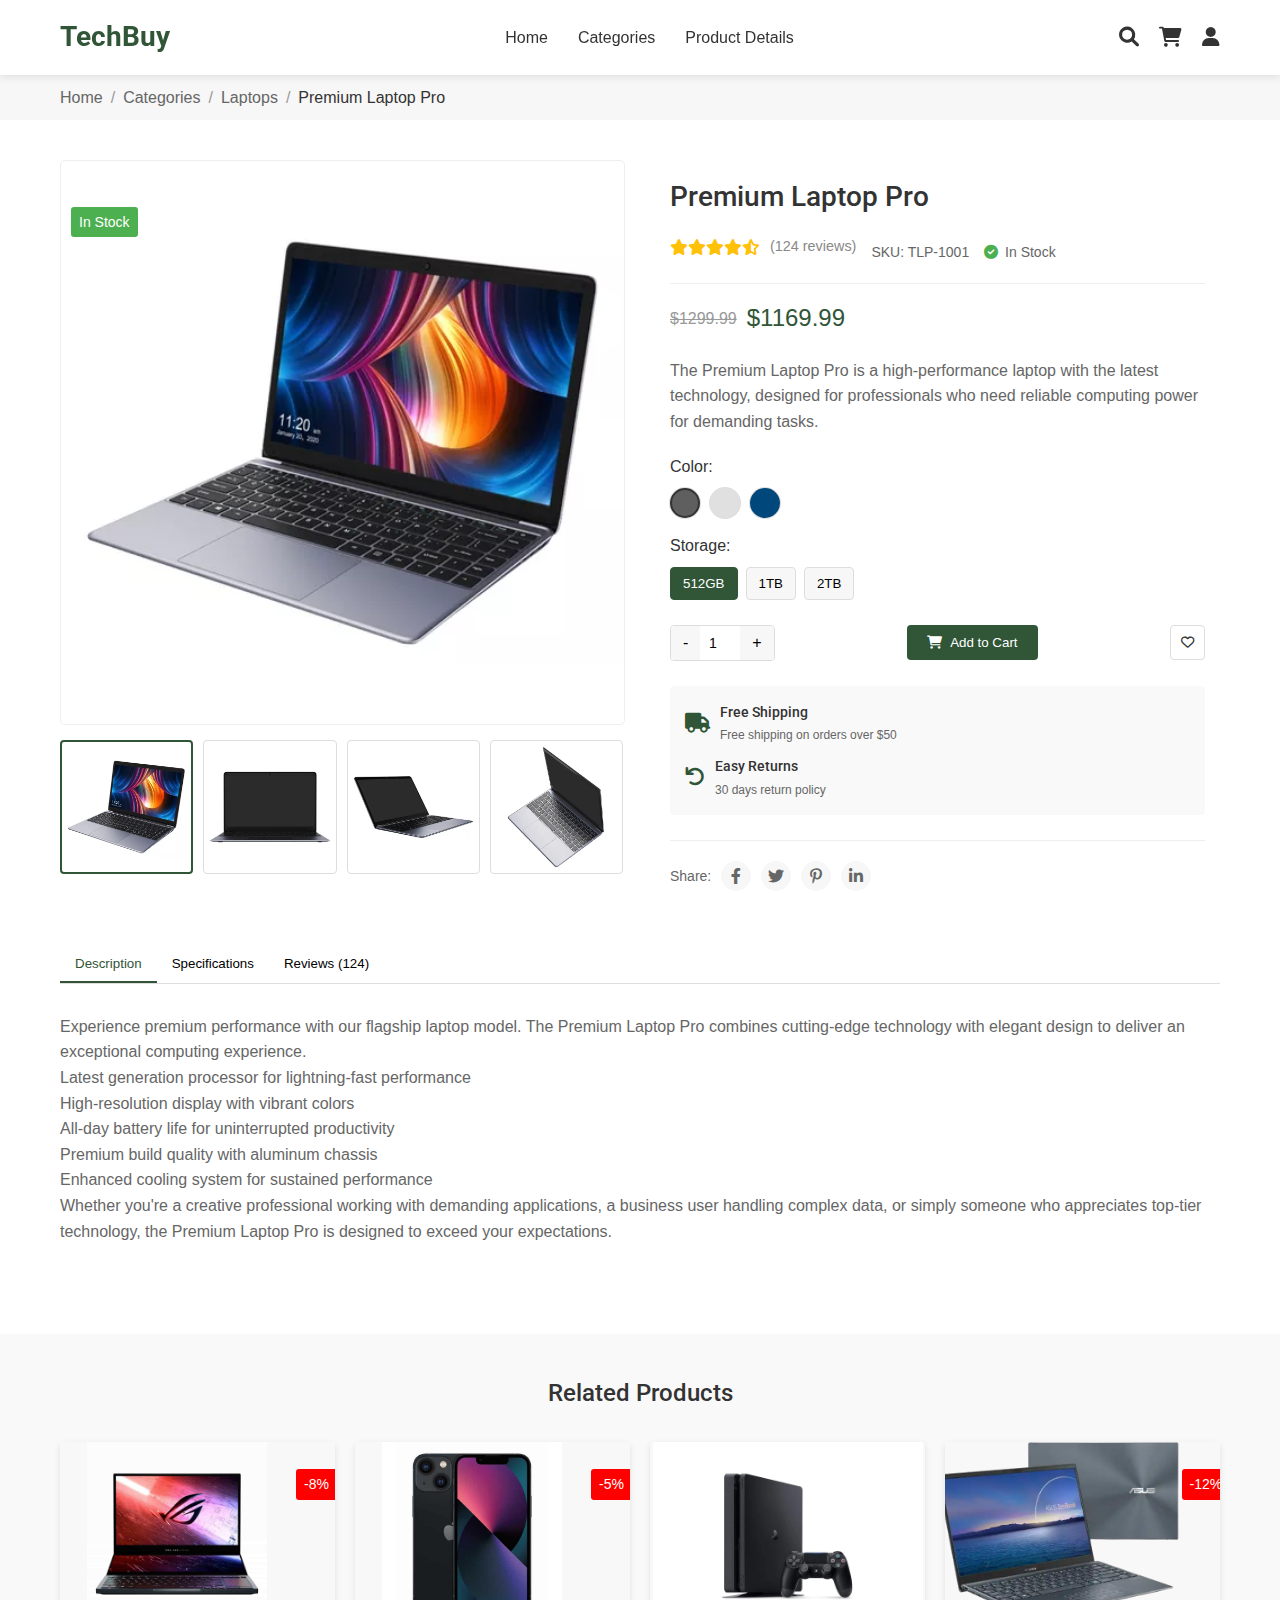
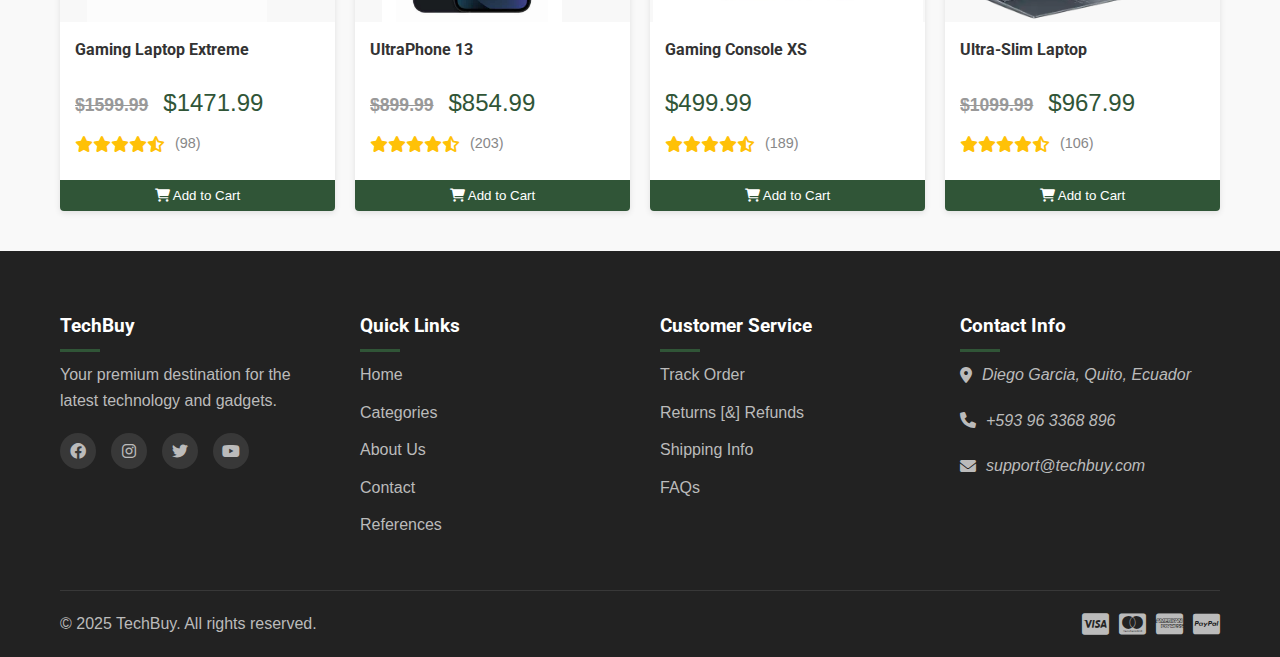
<file: project/product.html>
<!DOCTYPE html>
<html lang="en">
	<head>
		<meta charset="UTF-8" />
		<meta name="viewport" content="width=device-width, initial-scale=1.0" />
		<title>Product Detail - TechBuy</title>
		<link rel="stylesheet" href="styles/index.css" />
		<link
			href="https://fonts.googleapis.com/css2?family=Roboto:wght@400;500;700&display=swap"
			rel="stylesheet"
		/>
		<!-- Font Awesome for icons -->
		<link
			rel="stylesheet"
			href="https://cdnjs.cloudflare.com/ajax/libs/font-awesome/6.0.0/css/all.min.css"
		/>
		<link rel="stylesheet" href="styles/product.css" />
	</head>
	<body>
		<header>
			<div class="container">
				<div class="logo">
					<a href="index.html">TechBuy</a>
				</div>
				<nav>
					<ul>
						<li><a href="index.html">Home</a></li>
						<li><a href="categories.html">Categories</a></li>
						<li><a href="product.html" class="active">Product Details</a></li>
					</ul>
				</nav>
				<div class="header-icons">
					<a href="#"><i class="fas fa-search"></i></a>
					<a href="#"
						><i class="fas fa-shopping-cart"></i
						><span class="cart-count">0</span></a
					>
					<a href="#"><i class="fas fa-user"></i></a>
					<button class="mobile-menu-btn"><i class="fas fa-bars"></i></button>
				</div>
			</div>
		</header>

		<main>
			<!-- Breadcrumb -->
			<div class="breadcrumb">
				<div class="container">
					<ul>
						<li><a href="index.html">Home</a></li>
						<li><a href="categories.html">Categories</a></li>
						<li>
							<a href="categories.html" id="product-category-link">Category</a>
						</li>
						<li><span id="product-name-breadcrumb">Product Name</span></li>
					</ul>
				</div>
			</div>

			<!-- Product Detail Section -->
			<section class="product-detail-section">
				<div class="container">
					<div class="product-detail-grid">
						<!-- Product Images -->
						<div class="product-images">
							<div class="main-image">
								<img id="main-product-image" src="" alt="Product Image" />
								<div class="product-badges">
									<span id="discount-badge" class="discount-badge"></span>
									<span id="status-badge" class="status-badge"></span>
								</div>
							</div>
							<div class="thumbnail-images" id="thumbnail-container">
								<!-- Render JS -->
							</div>
						</div>

						<!-- Product Info -->
						<div class="product-info">
							<h1 id="product-name">Product Name</h1>

							<div class="product-meta">
								<div class="product-rating">
									<div id="rating-stars" class="stars"></div>
									<span id="rating-count">(0 reviews)</span>
								</div>
								<div class="product-sku">
									SKU: <span id="product-sku"></span>
								</div>
								<div class="product-availability">
									<i class="fas fa-check-circle"></i>
									<span id="product-availability">In Stock</span>
								</div>
							</div>

							<div class="product-price-container">
								<div id="original-price-container" class="original-price"></div>
								<div id="current-price" class="current-price"></div>
							</div>

							<div
								class="product-short-description"
								id="product-short-description"
							>
								<!-- Short description will be populated by JS -->
							</div>

							<div class="product-variations">
								<!-- Color Selection -->
								<div class="variation-group" id="color-selection-container">
									<label>Color:</label>
									<div class="color-options" id="color-options">
										<!-- Colors will be populated by JS -->
									</div>
								</div>

								<!-- Storage Selection (if applicable) -->
								<div class="variation-group" id="storage-selection-container">
									<label>Storage:</label>
									<div class="option-buttons" id="storage-options">
										<!-- Storage options will be populated by JS -->
									</div>
								</div>
							</div>

							<div class="product-actions">
								<div class="quantity-selector">
									<button id="decrease-quantity" class="quantity-btn">-</button>
									<input
										type="number"
										id="quantity"
										value="1"
										min="1"
										max="10"
									/>
									<button id="increase-quantity" class="quantity-btn">+</button>
								</div>

								<button id="add-to-cart-btn" class="btn primary-btn">
									<i class="fas fa-shopping-cart"></i> Add to Cart
								</button>

								<button id="add-to-wishlist-btn" class="btn secondary-btn">
									<i class="far fa-heart"></i>
								</button>
							</div>

							<div class="product-delivery">
								<div class="delivery-option">
									<i class="fas fa-truck"></i>
									<div>
										<h4>Free Shipping</h4>
										<p>Free shipping on orders over $50</p>
									</div>
								</div>
								<div class="delivery-option">
									<i class="fas fa-undo"></i>
									<div>
										<h4>Easy Returns</h4>
										<p>30 days return policy</p>
									</div>
								</div>
							</div>

							<div class="social-share">
								<p>Share:</p>
								<a href="#" class="social-icon"
									><i class="fab fa-facebook-f"></i
								></a>
								<a href="#" class="social-icon"
									><i class="fab fa-twitter"></i
								></a>
								<a href="#" class="social-icon"
									><i class="fab fa-pinterest-p"></i
								></a>
								<a href="#" class="social-icon"
									><i class="fab fa-linkedin-in"></i
								></a>
							</div>
						</div>
					</div>

					<!-- Product Tabs -->
					<div class="product-tabs">
						<div class="tabs-header">
							<button class="tab-btn active" data-tab="description">
								Description
							</button>
							<button class="tab-btn" data-tab="specifications">
								Specifications
							</button>
							<button class="tab-btn" data-tab="reviews">
								Reviews <span id="review-count">(0)</span>
							</button>
						</div>

						<div class="tabs-content">
							<div id="description-tab" class="tab-content active">
								<!-- Description content will be populated by JS -->
							</div>

							<div id="specifications-tab" class="tab-content">
								<table class="specs-table" id="specs-table">
									<!-- Specifications will be populated by JS -->
								</table>
							</div>

							<div id="reviews-tab" class="tab-content">
								<div id="reviews-container">
									<!-- Reviews will be populated by JS -->
								</div>

								<div class="review-form-container">
									<h3>Write a Review</h3>
									<form id="review-form" method="post">
										<div class="form-group">
											<label for="review-name">Your Name</label>
											<input type="text" id="review-name" required />
										</div>

										<div class="form-group">
											<label for="review-email">Your Email</label>
											<input type="email" id="review-email" required />
										</div>

										<div class="form-group">
											<label>Your Rating</label>
											<div class="rating-input">
												<i class="far fa-star" data-rating="1"></i>
												<i class="far fa-star" data-rating="2"></i>
												<i class="far fa-star" data-rating="3"></i>
												<i class="far fa-star" data-rating="4"></i>
												<i class="far fa-star" data-rating="5"></i>
											</div>
											<input
												type="hidden"
												id="review-rating"
												value="0"
												required
											/>
										</div>

										<div class="form-group">
											<label for="review-title">Review Title</label>
											<input type="text" id="review-title" required />
										</div>

										<div class="form-group">
											<label for="review-content">Your Review</label>
											<textarea
												id="review-content"
												rows="5"
												required
											></textarea>
										</div>

										<button type="submit" class="btn primary-btn">
											Submit Review
										</button>
									</form>
								</div>
							</div>
						</div>
					</div>
				</div>
			</section>

			<!-- Related Products Section -->
			<section class="related-products-section">
				<div class="container">
					<h2 class="section-title">Related Products</h2>

					<div class="related-products-grid" id="related-products-container">
						<!-- Related products will be populated by JS -->
					</div>
				</div>
			</section>
		</main>

		<footer>
			<div class="container">
				<div class="footer-columns">
					<div class="footer-column">
						<h3>TechBuy</h3>
						<p>
							Your premium destination for the latest technology and gadgets.
						</p>
						<div class="social-icons">
							<a href="#"><i class="fab fa-facebook"></i></a>
							<a href="#"><i class="fab fa-instagram"></i></a>
							<a href="#"><i class="fab fa-twitter"></i></a>
							<a href="#"><i class="fab fa-youtube"></i></a>
						</div>
					</div>
					<div class="footer-column">
						<h3>Quick Links</h3>
						<ul>
							<li><a href="index.html">Home</a></li>
							<li><a href="categories.html">Categories</a></li>
							<li><a href="#">About Us</a></li>
							<li><a href="#">Contact</a></li>
							<li><a href="references.html">References</a></li>
						</ul>
					</div>
					<div class="footer-column">
						<h3>Customer Service</h3>
						<ul>
							<li><a href="#">Track Order</a></li>
							<li><a href="#">Returns [&] Refunds</a></li>
							<li><a href="#">Shipping Info</a></li>
							<li><a href="#">FAQs</a></li>
						</ul>
					</div>
					<div class="footer-column">
						<h3>Contact Info</h3>
						<address>
							<p>
								<i class="fas fa-map-marker-alt"></i> Diego Garcia, Quito,
								Ecuador
							</p>
							<p><i class="fas fa-phone"></i> +593 96 3368 896</p>
							<p><i class="fas fa-envelope"></i> support@techbuy.com</p>
						</address>
					</div>
				</div>
				<div class="footer-bottom">
					<p>&copy; 2025 TechBuy. All rights reserved.</p>
					<div class="payment-icons">
						<i class="fab fa-cc-visa"></i>
						<i class="fab fa-cc-mastercard"></i>
						<i class="fab fa-cc-amex"></i>
						<i class="fab fa-cc-paypal"></i>
					</div>
				</div>
			</div>
		</footer>

		<script src="scripts/index.js"></script>
		<script src="scripts/product.js"></script>
	</body>
</html>
</file>
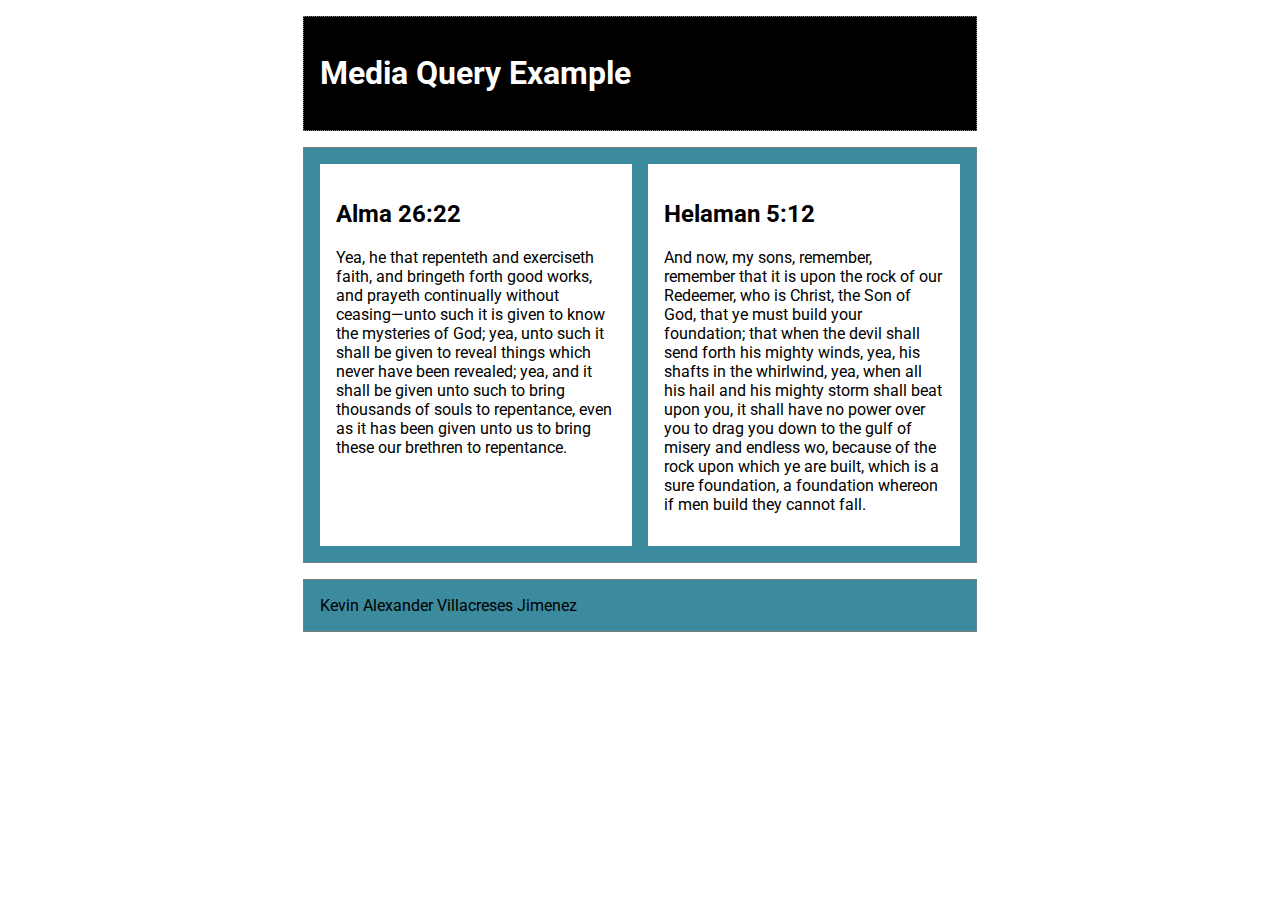
<file: week02/media-query.html>
<!DOCTYPE html>
<html lang="en">
	<head>
		<meta charset="UTF-8" />
		<meta name="viewport" content="width=device-width, initial-scale=1.0" />
		<title>WDD 131 - Media Query</title>
		<meta name="description" content="Media Query" />
		<meta author="Kevin Villacreses" />
		<link rel="stylesheet" href="styles/media-query.css" />
		<link rel="stylesheet" href="styles/media-query-large.css" />
		<link rel="preconnect" href="https://fonts.googleapis.com" />
		<link rel="preconnect" href="https://fonts.gstatic.com" crossorigin />
		<link
			href="https://fonts.googleapis.com/css2?family=Roboto:ital,wght@0,100..900;1,100..900&display=swap"
			rel="stylesheet"
		/>
	</head>
	<body>
		<header>
			<h1>Media Query Example</h1>
		</header>
		<main>
			<section>
				<h2>Alma 26:22</h2>
				<p>
					Yea, he that repenteth and exerciseth faith, and bringeth forth good
					works, and prayeth continually without ceasing—unto such it is given
					to know the mysteries of God; yea, unto such it shall be given to
					reveal things which never have been revealed; yea, and it shall be
					given unto such to bring thousands of souls to repentance, even as it
					has been given unto us to bring these our brethren to repentance.
				</p>
			</section>
			<section>
				<h2>Helaman 5:12</h2>
				<p>
					And now, my sons, remember, remember that it is upon the rock of our
					Redeemer, who is Christ, the Son of God, that ye must build your
					foundation; that when the devil shall send forth his mighty winds,
					yea, his shafts in the whirlwind, yea, when all his hail and his
					mighty storm shall beat upon you, it shall have no power over you to
					drag you down to the gulf of misery and endless wo, because of the
					rock upon which ye are built, which is a sure foundation, a foundation
					whereon if men build they cannot fall.
				</p>
			</section>
		</main>
		<footer>Kevin Alexander Villacreses Jimenez</footer>
	</body>
</html>
</file>
<file: styles/base.css>
body {
	font-family: "Abel", sans-serif;
	margin: 0;
	padding: 0;
	line-height: 1.6;
	background-color: #f5f5f5;
}

.header {
	background: #494949;
	color: #fff;
	padding: 20px 0 0 0;
	text-align: center;
}

.nav ul {
	list-style: none;
	display: flex;
	justify-content: space-evenly;
	margin: 0;
	padding: 0;
	background: #313131;
}

.nav ul li a {
	color: #fff;
	text-decoration: none;
	font-weight: bold;
	font-size: 18px;
}

.nav ul li a:hover {
	color: #b8b8b8;
}

.main {
	display: flex;
	flex-wrap: wrap;
	gap: 10px;
	padding: 20px 75px;
}

.card {
	background: #fff;
	border-radius: 10px;
	box-shadow: 0 4px 6px rgba(0, 0, 0, 0.1);
	padding: 20px;
	width: 60%;
	text-align: center;
}

.me {
	display: flex;
	gap: 30px;
}

.location-info {
	display: flex;
	gap: 30px;
}

.card2 {
	padding-top: 20px;
}

.card img {
	border-radius: 50%;
}

.resources {
	flex: 1;
	background: #fff;
	padding: 20px;
	border-radius: 10px;
	box-shadow: 0 4px 6px rgba(0, 0, 0, 0.1);
}

.resources > h2 {
	text-align: center;
}

.resources > div {
	height: 90%;
	display: flex;
	align-items: center;
	font-size: 20px;
}

.resources div ul li a {
	color: #2b2b2b;
	font-weight: bold;
	font-size: 18px;
}

.resources div ul li a:hover {
	color: #050505;
}

.footer {
	background: #333;
	color: #fff;
	text-align: center;
	padding: 10px 0;
}

.footer span {
	font-weight: bold;
}

@media (max-width: 768px) {
	.main {
		flex-direction: column;
	}

	.card {
		width: 100%;
	}
}
</file>
<file: project/styles/index.css>
* {
	margin: 0;
	padding: 0;
	box-sizing: border-box;
}

:root {
	--primary-color: rgb(48, 85, 55);
	--primary-dark: rgb(35, 62, 40);
	--primary-light: rgb(63, 110, 71);
	--secondary-color: rgb(216, 216, 216);
	--text-color: #333;
	--light-text: #fff;
	--light-gray: #f5f5f5;
	--gray: #888;
	--border-color: #ddd;
	--shadow: 0 2px 8px rgba(0, 0, 0, 0.1);
	--transition: all 0.3s ease;
}

body {
	font-family: "Arial", sans-serif;
	color: var(--text-color);
	line-height: 1.6;
	background-color: #fff;
}

.container {
	width: 100%;
	max-width: 1200px;
	margin: 0 auto;
	padding: 0 20px;
}

h1,
h2,
h3,
h4,
h5,
h6 {
	font-family: "Roboto", sans-serif;
	margin-bottom: 15px;
}

a {
	text-decoration: none;
	color: inherit;
}

ul {
	list-style: none;
}

img {
	max-width: 100%;
	height: auto;
}

.btn {
	display: inline-block;
	padding: 12px 25px;
	border-radius: 4px;
	font-weight: 500;
	cursor: pointer;
	transition: var(--transition);
	text-align: center;
}

.primary-btn {
	background-color: var(--primary-color);
	color: white;
	border: none;
}

.primary-btn:hover {
	background-color: var(--primary-dark);
}

.secondary-btn {
	background-color: transparent;
	border: 1px solid var(--primary-color);
	color: var(--primary-color);
}

.secondary-btn:hover {
	background-color: var(--primary-light);
	color: white;
}

/* Header styles */
header {
	background-color: white;
	box-shadow: var(--shadow);
	position: sticky;
	top: 0;
	z-index: 1000;
	padding: 15px 0;
}

header .container {
	display: flex;
	justify-content: space-between;
	align-items: center;
}

.logo a {
	font-family: "Roboto", sans-serif;
	font-size: 28px;
	font-weight: 700;
	color: var(--primary-color);
}

nav ul {
	display: flex;
}

nav li {
	margin-left: 30px;
}

nav a {
	position: relative;
	font-weight: 500;
	transition: var(--transition);
}

nav a:hover {
	color: var(--primary-color);
}

nav a::after {
	content: "";
	position: absolute;
	width: 0;
	height: 2px;
	bottom: -5px;
	left: 0;
	background-color: var(--primary-color);
	transition: var(--transition);
}

nav a:hover::after {
	width: 100%;
}

.header-icons {
	display: flex;
	align-items: center;
}

.header-icons a {
	margin-left: 20px;
	font-size: 20px;
	position: relative;
}

.cart-count {
	position: absolute;
	top: -8px;
	right: -8px;
	background-color: var(--primary-color);
	color: white;
	border-radius: 50%;
	font-size: 12px;
	width: 18px;
	height: 18px;
	display: flex;
	align-items: center;
	justify-content: center;
}

.mobile-menu-btn {
	display: none;
	background: none;
	border: none;
	font-size: 24px;
	cursor: pointer;
}

/* Hero section */
.hero {
	background-color: var(--light-gray);
	padding: 60px 0;
}

.hero .container {
	display: flex;
	align-items: center;
	gap: 30px;
}

.hero-content {
	flex: 1;
}

.hero h1 {
	font-size: 3rem;
	margin-bottom: 20px;
	color: var(--primary-dark);
}

.hero p {
	font-size: 1.1rem;
	margin-bottom: 30px;
	color: var(--gray);
}

.hero-image {
	flex: 1;
	border-radius: 10px;
	overflow: hidden;
}

.old-price {
	text-decoration: line-through;
	text-decoration-thickness: 2px;
}

/* Value proposition section */
.value-proposition {
	padding: 80px 0;
	text-align: center;
	background-color: white;
}

.value-proposition h2 {
	font-size: 2.2rem;
	margin-bottom: 50px;
}

.cards-container {
	display: flex;
	gap: 30px;
	justify-content: center;
	flex-wrap: wrap;
}

.card {
	flex: 1;
	min-width: 250px;
	background-color: white;
	padding: 30px;
	border-radius: 8px;
	box-shadow: var(--shadow);
	transition: var(--transition);
}

.card:hover {
	transform: translateY(-10px);
	box-shadow: 0 8px 24px rgba(0, 0, 0, 0.15);
}

.card-icon {
	font-size: 40px;
	margin-bottom: 20px;
	color: var(--primary-color);
}

.card h3 {
	font-size: 1.4rem;
	margin-bottom: 15px;
}

/* Best Sellers Section */
.best-sellers {
	padding: 60px 0;
	background-color: var(--light-gray);
}

.discount-badge {
	background-color: #ff3535;
	color: #ffffff;
	padding: 0.2rem;
	border-radius: 20%;
	bottom: 3rem;
	left: 2px;
	position: relative;
}

.section-header {
	display: flex;
	justify-content: space-between;
	align-items: center;
	margin-bottom: 30px;
}

.section-header h2 {
	font-size: 2rem;
}

.view-all {
	color: var(--primary-color);
	font-weight: 500;
	display: flex;
	align-items: center;
	gap: 5px;
	transition: var(--transition);
}

.view-all:hover {
	color: var(--primary-dark);
}

.view-all i {
	transition: var(--transition);
}

.view-all:hover i {
	transform: translateX(5px);
}

.products-grid {
	display: grid;
	grid-template-columns: repeat(auto-fill, minmax(220px, 1fr));
	gap: 25px;
}

.product-card {
	background-color: white;
	border-radius: 8px;
	overflow: hidden;
	box-shadow: var(--shadow);
	transition: var(--transition);
}

.product-card:hover {
	transform: translateY(-5px);
	box-shadow: 0 6px 18px rgba(0, 0, 0, 0.12);
}

.product-image {
	height: 180px;
	overflow: hidden;
	display: flex;
	align-items: center;
	justify-content: center;
	background-color: #f8f8f8;
}

.product-image img {
	object-fit: contain;
	height: 80%;
	transition: var(--transition);
}

.product-card:hover .product-image img {
	transform: scale(1.05);
}

.product-info {
	padding: 15px;
}

.product-name {
	font-weight: 500;
	margin-bottom: 5px;
	overflow: hidden;
	text-overflow: ellipsis;
	white-space: nowrap;
}

.product-price {
	color: var(--primary-color);
	font-weight: 700;
	font-size: 1.1rem;
	margin-bottom: 10px;
}

.product-rating {
	display: flex;
	align-items: center;
	color: #ffc107;
	margin-bottom: 10px;
}

.product-rating span {
	color: var(--gray);
	margin-left: 5px;
	font-size: 0.9rem;
}

.product-actions {
	display: flex;
	justify-content: space-between;
}

.add-to-cart {
	background-color: var(--primary-light);
	color: white;
	border: none;
	border-radius: 4px;
	padding: 8px 15px;
	cursor: pointer;
	transition: var(--transition);
	font-size: 0.9rem;
}

.add-to-cart:hover {
	background-color: var(--primary-color);
}

.add-to-wishlist {
	background: none;
	border: none;
	color: var(--gray);
	cursor: pointer;
	transition: var(--transition);
	font-size: 1.1rem;
}

.add-to-wishlist:hover {
	color: #ff6b6b;
}

/* Categories showcase */
.categories-showcase {
	padding: 80px 0;
	background-color: white;
	text-align: center;
}

.categories-showcase h2 {
	font-size: 2rem;
	margin-bottom: 40px;
}

.categories-grid {
	display: grid;
	grid-template-columns: repeat(auto-fill, minmax(250px, 1fr));
	gap: 25px;
}

.category-card {
	position: relative;
	overflow: hidden;
	border-radius: 8px;
	aspect-ratio: 16 / 9;
	box-shadow: var(--shadow);
	transition: var(--transition);
}

.category-card:hover {
	transform: translateY(-5px);
	box-shadow: 0 8px 24px rgba(0, 0, 0, 0.15);
}

.category-card img {
	width: 100%;
	height: 100%;
	object-fit: cover;
	transition: var(--transition);
}

.category-card:hover img {
	transform: scale(1.05);
}

.category-card h3 {
	position: absolute;
	bottom: 0;
	left: 0;
	right: 0;
	background: linear-gradient(
		0deg,
		rgba(0, 0, 0, 0.7) 0%,
		rgba(0, 0, 0, 0) 100%
	);
	color: white;
	padding: 15px;
	margin: 0;
	text-align: left;
}

/* Newsletter section */
.newsletter {
	padding: 80px 0;
	background-color: var(--primary-color);
	color: white;
}

.newsletter-content {
	text-align: center;
	max-width: 600px;
	margin: 0 auto;
}

.newsletter h2 {
	font-size: 2.2rem;
	margin-bottom: 15px;
}

.newsletter p {
	margin-bottom: 30px;
	font-size: 1.1rem;
}

.newsletter form {
	display: flex;
	gap: 10px;
}

.newsletter input {
	flex: 1;
	padding: 12px 15px;
	border-radius: 4px;
	border: none;
	font-size: 1rem;
}

/* Footer styles */
footer {
	background-color: #222;
	color: white;
	padding: 60px 0 20px;
}

.footer-columns {
	display: grid;
	grid-template-columns: repeat(auto-fit, minmax(200px, 1fr));
	gap: 40px;
	margin-bottom: 40px;
}

.footer-column h3 {
	font-size: 1.2rem;
	margin-bottom: 20px;
	position: relative;
}

.footer-column h3::after {
	content: "";
	position: absolute;
	width: 40px;
	height: 3px;
	background-color: var(--primary-color);
	bottom: -10px;
	left: 0;
}

.footer-column p {
	color: #bbb;
	margin-bottom: 20px;
}

.social-icons {
	display: flex;
	gap: 15px;
}

.social-icons a {
	background-color: rgba(255, 255, 255, 0.1);
	width: 36px;
	height: 36px;
	border-radius: 50%;
	display: flex;
	align-items: center;
	justify-content: center;
	transition: var(--transition);
}

.social-icons a:hover {
	background-color: var(--primary-color);
	transform: translateY(-3px);
}

.footer-column ul li {
	margin-bottom: 12px;
}

.footer-column a {
	color: #bbb;
	transition: var(--transition);
}

.footer-column a:hover {
	color: white;
	padding-left: 5px;
}

address p {
	display: flex;
	align-items: center;
	gap: 10px;
	margin-bottom: 15px;
}

.footer-bottom {
	display: flex;
	justify-content: space-between;
	align-items: center;
	border-top: 1px solid rgba(255, 255, 255, 0.1);
	padding-top: 20px;
	color: #bbb;
}

.payment-icons {
	display: flex;
	gap: 10px;
	font-size: 24px;
}

/* Responsive styles */
@media (max-width: 992px) {
	.hero h1 {
		font-size: 2.5rem;
	}

	.hero .container {
		flex-direction: column;
	}

	.hero-content,
	.hero-image {
		flex: none;
		width: 100%;
	}
}

@media (max-width: 768px) {
	nav {
		display: none;
	}

	.mobile-menu-btn {
		display: block;
		margin-left: 20px;
	}

	.hero h1 {
		font-size: 2rem;
	}

	.newsletter form {
		flex-direction: column;
	}

	.footer-bottom {
		flex-direction: column;
		gap: 15px;
		text-align: center;
	}
}

@media (max-width: 576px) {
	.cards-container {
		flex-direction: column;
	}

	.section-header {
		flex-direction: column;
		align-items: flex-start;
		gap: 10px;
	}

	.products-grid {
		grid-template-columns: repeat(auto-fill, minmax(160px, 1fr));
	}
}
</file>
<file: week01/styles/base.css>
body {
	font-family: "Abel", sans-serif;
	margin: 0;
	padding: 0;
	line-height: 1.6;
	background-color: #f5f5f5;
}

.header {
	background: #494949;
	color: #fff;
	padding: 20px 0 0 0;
	text-align: center;
}

.nav ul {
	list-style: none;
	display: flex;
	justify-content: space-evenly;
	margin: 0;
	padding: 0;
	background: #313131;
}

.nav ul li a {
	color: #fff;
	text-decoration: none;
	font-weight: bold;
	font-size: 18px;
}

.nav ul li a:hover {
	color: #b8b8b8;
}

.main {
	display: flex;
	flex-wrap: wrap;
	gap: 10px;
	padding: 20px 75px;
}

.card {
	background: #fff;
	border-radius: 10px;
	box-shadow: 0 4px 6px rgba(0, 0, 0, 0.1);
	padding: 20px;
	width: 60%;
	text-align: center;
}

.me {
	display: flex;
	gap: 30px;
}

.location-info {
	display: flex;
	gap: 30px;
}

.card2 {
	padding-top: 20px;
}

.card img {
	border-radius: 50%;
}

.resources {
	flex: 1;
	background: #fff;
	padding: 20px;
	border-radius: 10px;
	box-shadow: 0 4px 6px rgba(0, 0, 0, 0.1);
}

.resources > h2 {
	text-align: center;
}

.resources > div {
	height: 90%;
	display: flex;
	align-items: center;
	font-size: 20px;
}

.resources div ul li a {
	color: #2b2b2b;
	font-weight: bold;
	font-size: 18px;
}

.resources div ul li a:hover {
	color: #050505;
}

.footer {
	background: #333;
	color: #fff;
	text-align: center;
	padding: 10px 0;
}

.footer span {
	font-weight: bold;
}

@media (max-width: 768px) {
	.main {
		flex-direction: column;
	}

	.card {
		width: 100%;
	}
}
</file>
<file: styles/temples.css>
/* Global Styles */
* {
	box-sizing: border-box;
	font-family: "Roboto", sans-serif;
}

body {
	margin: 0;
	padding: 0;
	background-color: #f9f9f9;
	color: #333;
}

header {
	background-color: #326275;
	color: white;
	padding: 1rem;
	text-align: center;
	position: relative;
}

#navigation {
	list-style: none;
	padding: 0;
	text-align: center;
	display: flex;
	justify-content: center;
	gap: 2rem;
}

#navigation li {
	cursor: pointer;
}

#navigation li:hover {
	text-decoration: underline;
	color: antiquewhite;
}

#navigation li a {
	color: white;
	text-decoration: none;
	font-size: 1.1rem;
}

#templeCards {
	display: grid;
	grid-template-columns: 1fr;
	gap: 1rem;
	padding: 1rem;
	justify-items: center;
}

.templeCard {
	background-color: white;
	border: 1px solid #ddd;
	border-radius: 8px;
	overflow: hidden;
	width: 100%;
	box-shadow: 0 4px 8px rgba(0, 0, 0, 0.1);
	transition: transform 0.3s;
}

.templeCard:hover {
	transform: translateY(-5px);
}

.templeImage {
	width: 100%;
	height: 300px;
	display: block;
	object-fit: cover;
}

.templeCard div {
	padding: 1.5rem;
}

footer {
	background-color: #333;
	color: white;
	text-align: center;
	padding: 1rem;
	margin-top: 2rem;
}

footer p {
	margin: 0;
}

#title {
	text-align: center;
	margin-top: 2rem;
	font-size: 2rem;
	color: #333;
}

#menuToggle {
	display: none;
	background: none;
	border: none;
	color: white;
	font-size: 2rem;
	cursor: pointer;
	position: absolute;
	top: 30%;
	right: 1rem;
	z-index: 1001;
}

#navigation.active {
	display: none; /* Hacer visible el menú */
}
</file>
<file: styles/temples-large.css>
@media (max-width: 799px) {
	#menuToggle {
		display: block;
	}

	#navigation {
		display: none;
		flex-direction: column;
		position: absolute;
		top: 90%;
		left: 0;
		width: 100%;
		background-color: #326275;
		padding: 1rem 0;
		gap: 1rem;
	}

	#navigation.active {
		display: flex; /* Se muestra cuando está activo */
	}

	#navigation li {
		margin: 0;
		padding: 0.5rem 0;
	}
}

@media (min-width: 800px) {
	#templeCards {
		grid-template-columns: repeat(3, 1fr);
	}

	#navigation {
		display: flex; /* Siempre visible en desktop */
	}

	/* #navigation li {
		margin: 1rem 0;
	}

	#menuToggle {
		display: none;
		background: none;
		border: none;
		color: white;
		font-size: 2rem;
		cursor: pointer;
		position: absolute;
		top: 1rem;
		right: 1rem;
	}

	#menuToggle:hover {
		color: #f9f9f9;
	}

	#menuToggle.active + #navigation {
		display: flex;
	} */
}
</file>
<file: styles/form.css>
body {
	font-family: Arial, sans-serif;
	margin: 20px;
	padding: 20px;
	background-color: #f4f4f4;
}

h1 {
	text-align: center;
}

form {
	max-width: 500px;
	margin: auto;
	background: white;
	padding: 20px;
	border-radius: 8px;
	box-shadow: 0px 0px 10px rgba(0, 0, 0, 0.1);
}

label,
legend {
	font-weight: bold;
	display: block;
	margin-top: 10px;
}

input,
select,
textarea {
	width: 100%;
	padding: 8px 0;
	margin-top: 5px;
	border: 1px solid #ccc;
	border-radius: 4px;
}

input[type="submit"] {
	background-color: #28a745;
	color: white;
	cursor: pointer;
	margin-top: 15px;
}

input[type="submit"]:hover {
	background-color: #218838;
}

fieldset {
	border: none;
	margin-top: 10px;
}

input[type="radio"],
input[type="checkbox"] {
	width: auto;
}

footer {
	background-color: #333;
	color: white;
	text-align: center;
	padding: 1rem;
	margin-top: 2rem;
}

footer p {
	margin: 0;
}
</file>
<file: styles/review.css>
body {
	font-family: -apple-system, BlinkMacSystemFont, "Segoe UI", Roboto,
		Oxygen-Sans, Ubuntu, Cantarell, sans-serif;
	line-height: 1.6;
	color: #333;
	background-color: #f5f5f5;
	padding: 20px;
}

.container {
	max-width: 800px;
	margin: 0 auto;
	background-color: #ffffff;
	padding: 2rem;
	border-radius: 8px;
	box-shadow: 0 2px 4px rgba(0, 0, 0, 0.1);
	text-align: center;
}

h1 {
	color: #2c3e50;
	margin-bottom: 1rem;
}

.review-count {
	font-size: 1.2rem;
	color: #2980b9;
	margin: 1rem 0;
}

.back-button {
	background-color: #2980b9;
	color: white;
	padding: 0.75rem 1.5rem;
	border: none;
	border-radius: 4px;
	cursor: pointer;
	text-decoration: none;
	display: inline-block;
	margin-top: 1rem;
	transition: background-color 0.3s ease;
}

.back-button:hover {
	background-color: #3498db;
}
</file>
<file: project/styles/categories.css>
.category-hero {
	background-color: var(--primary-color);
	color: white;
	padding: 40px 0;
	text-align: center;
}

.category-hero h1 {
	font-size: 2.5rem;
	margin-bottom: 10px;
}

.category-hero p {
	font-size: 1.1rem;
	max-width: 700px;
	margin: 0 auto;
}

/* Products section layout */
.products-section .container {
	display: flex;
	gap: 30px;
	padding-top: 40px;
	padding-bottom: 60px;
}

.filter-section {
	flex: 0 0 250px;
	padding: 20px;
	background-color: white;
	border-radius: 8px;
	box-shadow: var(--shadow);
}

.products-container {
	flex: 1;
}

/* Filter styles */
.filter-header {
	display: flex;
	justify-content: space-between;
	align-items: center;
	margin-bottom: 20px;
}

.filter-header h2 {
	font-size: 1.3rem;
}

.text-btn {
	background: none;
	border: none;
	color: var(--primary-color);
	cursor: pointer;
	font-size: 0.9rem;
	transition: var(--transition);
}

.text-btn:hover {
	text-decoration: underline;
}

.filter-group {
	margin-bottom: 25px;
	border-bottom: 1px solid var(--border-color);
	padding-bottom: 15px;
}

.filter-group:last-child {
	border-bottom: none;
	padding-bottom: 0;
}

.filter-title {
	font-size: 1.1rem;
	margin-bottom: 10px;
}

.filter-list li {
	margin-bottom: 10px;
}

.filter-list label {
	display: flex;
	align-items: center;
	cursor: pointer;
}

.filter-list input[type="checkbox"] {
	margin-right: 10px;
	cursor: pointer;
	accent-color: var(--primary-color);
}

.price-slider {
	padding: 10px 0;
}

.price-inputs {
	display: flex;
	justify-content: space-between;
	gap: 10px;
	margin-bottom: 15px;
}

.price-inputs input {
	width: 80px;
	padding: 8px;
	border: 1px solid var(--border-color);
	border-radius: 4px;
}

/* Products grid and header */
.products-header {
	display: flex;
	justify-content: space-between;
	align-items: center;
	margin-bottom: 25px;
}

.products-count {
	font-size: 0.95rem;
	color: var(--gray);
}

.sort-filter {
	display: flex;
	align-items: center;
}

.sort-filter label {
	margin-right: 10px;
	font-size: 0.95rem;
}

.sort-filter select {
	padding: 8px 12px;
	border: 1px solid var(--border-color);
	border-radius: 4px;
	appearance: none;
	background-image: url("data:image/svg+xml;charset=UTF-8,%3csvg xmlns='http://www.w3.org/2000/svg' viewBox='0 0 24 24' fill='none' stroke='%23333' stroke-width='2' stroke-linecap='round' stroke-linejoin='round'%3e%3cpolyline points='6 9 12 15 18 9'%3e%3c/polyline%3e%3c/svg%3e");
	background-repeat: no-repeat;
	background-position: right 10px center;
	background-size: 12px;
	cursor: pointer;
}

/* Products grid - using the same style as homepage */
.products-grid {
	display: grid;
	grid-template-columns: repeat(auto-fill, minmax(220px, 1fr));
	gap: 25px;
	margin-bottom: 30px;
}

/* No products message */
.no-products {
	text-align: center;
	padding: 40px 0;
	color: var(--gray);
}

.no-products i {
	font-size: 60px;
	margin-bottom: 15px;
	color: var(--border-color);
}

.no-products h3 {
	margin-bottom: 10px;
}

/* Pagination styles */
.pagination {
	display: flex;
	justify-content: center;
	gap: 5px;
	margin-top: 30px;
}

.pagination button {
	min-width: 36px;
	height: 36px;
	border: 1px solid var(--border-color);
	background-color: white;
	cursor: pointer;
	border-radius: 4px;
	transition: var(--transition);
	display: flex;
	align-items: center;
	justify-content: center;
}

.pagination button:hover {
	border-color: var(--primary-color);
	color: var(--primary-color);
}

.pagination button.active {
	background-color: var(--primary-color);
	border-color: var(--primary-color);
	color: white;
}

.pagination button:disabled {
	opacity: 0.5;
	cursor: not-allowed;
}

/* Mobile Filter Control (visible on small screens) */
.mobile-filter-control {
	display: none;
	margin-bottom: 20px;
}

/* Responsive styles */
@media (max-width: 992px) {
	.products-section .container {
		flex-direction: column;
	}

	.filter-section {
		flex: none;
		width: 100%;
	}

	.filter-toggle {
		display: block;
		width: 100%;
		background-color: var(--primary-color);
		color: white;
		border: none;
		border-radius: 4px;
		padding: 10px;
		text-align: left;
		cursor: pointer;
		font-weight: 500;
		display: flex;
		justify-content: space-between;
		align-items: center;
	}

	.filter-toggle i {
		transition: var(--transition);
	}

	.filter-toggle.active i {
		transform: rotate(180deg);
	}

	.filter-content {
		max-height: 0;
		overflow: hidden;
		transition: max-height 0.3s ease;
	}

	.filter-content.active {
		max-height: 1000px;
	}
}

@media (max-width: 768px) {
	.mobile-filter-control {
		display: flex;
		justify-content: space-between;
		align-items: center;
	}

	.filter-section {
		position: fixed;
		left: 0;
		top: 0;
		width: 100%;
		height: 100%;
		z-index: 1001;
		background-color: rgba(0, 0, 0, 0.7);
		padding: 0;
		box-shadow: none;
		border-radius: 0;
		display: none;
	}

	.filter-section.active {
		display: block;
	}

	.filter-content {
		width: 85%;
		max-width: 300px;
		height: 100%;
		background-color: white;
		padding: 20px;
		overflow-y: auto;
	}

	.close-filter {
		position: absolute;
		top: 15px;
		right: 15px;
		background: none;
		border: none;
		font-size: 24px;
		color: white;
		cursor: pointer;
	}
}

@media (max-width: 576px) {
	.products-header {
		flex-direction: column;
		align-items: flex-start;
		gap: 10px;
	}

	.products-grid {
		grid-template-columns: repeat(auto-fill, minmax(150px, 1fr));
	}
}

/* Category Hero Banner */
.category-hero {
	background-color: var(--secondary-color);
	padding: 3rem 0;
	margin-bottom: 2rem;
	text-align: center;
}

.category-hero h1 {
	color: var(--primary-color);
	margin-bottom: 0.5rem;
	font-size: 2.5rem;
}

.category-hero p {
	color: var(--text-color);
	max-width: 600px;
	margin: 0 auto;
}

/* Products Section Layout */
.products-section .container {
	display: grid;
	grid-template-columns: 250px 1fr;
	gap: 2rem;
}

/* Filter Styles */
.filter-section {
	background-color: white;
	border-radius: 8px;
	box-shadow: 0 2px 8px rgba(0, 0, 0, 0.1);
	padding: 1.5rem;
	height: fit-content;
}

.filter-header {
	display: flex;
	justify-content: space-between;
	align-items: center;
	margin-bottom: 1.5rem;
	padding-bottom: 0.75rem;
	border-bottom: 1px solid var(--border-color);
}

.filter-header h2 {
	font-size: 1.2rem;
	margin: 0;
}

.filter-group {
	margin-bottom: 1.5rem;
	padding-bottom: 1.5rem;
	border-bottom: 1px solid var(--border-color);
}

.filter-group:last-child {
	margin-bottom: 0;
	padding-bottom: 0;
	border-bottom: none;
}

.filter-title {
	font-size: 1rem;
	margin: 0 0 0.75rem 0;
	font-weight: 500;
}

.filter-list {
	list-style: none;
	padding: 0;
	margin: 0;
}

.filter-list li {
	margin-bottom: 0.5rem;
}

.filter-list li:last-child {
	margin-bottom: 0;
}

.filter-list label {
	display: flex;
	align-items: center;
	cursor: pointer;
}

.filter-list input[type="checkbox"] {
	margin-right: 0.5rem;
	cursor: pointer;
}

.price-slider {
	margin-top: 1rem;
}

.price-inputs {
	display: flex;
	justify-content: space-between;
	margin-bottom: 1rem;
}

.price-inputs div {
	width: 48%;
}

.price-inputs label {
	display: block;
	margin-bottom: 0.25rem;
	font-size: 0.9rem;
}

.price-inputs input {
	width: 100%;
	padding: 0.5rem;
	border: 1px solid var(--border-color);
	border-radius: 4px;
}

/* Products Container Styles */
.products-container {
	display: flex;
	flex-direction: column;
}

.products-header {
	display: flex;
	justify-content: space-between;
	align-items: center;
	margin-bottom: 1.5rem;
	padding-bottom: 0.75rem;
	border-bottom: 1px solid var(--border-color);
}

.products-count {
	font-weight: 500;
}

.sort-filter {
	display: flex;
	align-items: center;
}

.sort-filter label {
	margin-right: 0.5rem;
}

.sort-filter select {
	padding: 0.5rem;
	border: 1px solid var(--border-color);
	border-radius: 4px;
	background-color: white;
}

/* Products Grid Styles */
.products-grid {
	display: grid;
	grid-template-columns: repeat(auto-fill, minmax(240px, 1fr));
	gap: 1.5rem;
	margin-bottom: 2rem;
}

/* Product Card Styles */
.product-card {
	background-color: white;
	border-radius: 8px;
	box-shadow: 0 2px 8px rgba(0, 0, 0, 0.1);
	overflow: hidden;
	transition: transform 0.3s ease, box-shadow 0.3s ease;
	cursor: pointer;
}

.product-card:hover {
	transform: translateY(-5px);
	box-shadow: 0 5px 15px rgba(0, 0, 0, 0.15);
}

.product-image {
	position: relative;
	height: 200px;
	overflow: hidden;
}

.product-image img {
	width: 100%;
	height: 100%;
	object-fit: cover;
	transition: transform 0.5s ease;
}

.product-card:hover .product-image img {
	transform: scale(1.05);
}

.discount-badge {
	position: absolute;
	top: 10px;
	left: 10px;
	background-color: var(--accent-color);
	color: white;
	padding: 0.25rem 0.5rem;
	border-radius: 4px;
	font-size: 0.8rem;
	font-weight: 500;
}

.product-actions {
	position: absolute;
	bottom: -50px;
	left: 0;
	width: 100%;
	display: flex;
	justify-content: center;
	gap: 0.5rem;
	padding: 0.5rem 0;
	background-color: rgba(255, 255, 255, 0.9);
	transition: bottom 0.3s ease;
}

.product-card:hover .product-actions {
	bottom: 0;
}

.action-btn {
	background-color: var(--primary-color);
	color: white;
	border: none;
	width: 36px;
	height: 36px;
	border-radius: 50%;
	display: flex;
	align-items: center;
	justify-content: center;
	cursor: pointer;
	transition: background-color 0.3s ease;
}

.action-btn:hover {
	background-color: var(--primary-color-dark);
}

.product-details {
	padding: 1rem;
}

.product-name {
	margin: 0 0 0.25rem 0;
	font-size: 1rem;
	font-weight: 500;
	color: var(--text-color);
	overflow: hidden;
	text-overflow: ellipsis;
	white-space: nowrap;
}

.product-category {
	color: var(--text-color-light);
	font-size: 0.8rem;
	margin-bottom: 0.5rem;
}

.product-rating {
	display: flex;
	align-items: center;
	margin-bottom: 0.5rem;
}

.product-rating .fas.fa-star,
.product-rating .fas.fa-star-half-alt {
	color: #ffc107; /* Star color */
	font-size: 0.9rem;
}

.product-rating .far.fa-star {
	color: #e0e0e0; /* Empty star color */
	font-size: 0.9rem;
}

.rating-number {
	margin-left: 0.25rem;
	font-size: 0.8rem;
	color: var(--text-color-light);
}

.product-price {
	display: flex;
	align-items: center;
	gap: 0.5rem;
}

.original-price {
	text-decoration: line-through;
	color: var(--text-color-light);
	font-size: 0.9rem;
}

.sale-price {
	font-weight: 600;
	color: var(--accent-color);
	font-size: 1.1rem;
}

.regular-price {
	font-weight: 600;
	color: var(--text-color);
	font-size: 1.1rem;
}

/* No Products Message */
.no-products-message {
	grid-column: 1 / -1;
	text-align: center;
	padding: 3rem 0;
}

.no-products-message i {
	font-size: 3rem;
	color: var(--text-color-light);
	margin-bottom: 1rem;
}

.no-products-message p {
	margin-bottom: 1.5rem;
	color: var(--text-color);
}

/* Pagination Styles */
.pagination {
	display: flex;
	justify-content: center;
	align-items: center;
	margin-top: 2rem;
	gap: 0.5rem;
}

.pagination-btn {
	min-width: 40px;
	height: 40px;
	border: 1px solid var(--border-color);
	background-color: white;
	border-radius: 4px;
	display: flex;
	align-items: center;
	justify-content: center;
	cursor: pointer;
	transition: all 0.3s ease;
}

.pagination-btn:hover:not(:disabled) {
	background-color: var(--primary-color);
	color: white;
	border-color: var(--primary-color);
}

.pagination-btn.active {
	background-color: var(--primary-color);
	color: white;
	border-color: var(--primary-color);
}

.pagination-btn:disabled {
	opacity: 0.5;
	cursor: not-allowed;
}

.pagination-ellipsis {
	padding: 0 0.5rem;
}

/* Notification */
.notification {
	position: fixed;
	bottom: 20px;
	right: 20px;
	background-color: var(--primary-color);
	color: white;
	padding: 1rem;
	border-radius: 4px;
	box-shadow: 0 2px 10px rgba(0, 0, 0, 0.3);
	z-index: 1000;
	transform: translateY(100px);
	opacity: 0;
	transition: transform 0.3s ease, opacity 0.3s ease;
}

.notification.show {
	transform: translateY(0);
	opacity: 1;
}

/* Text Button */
.text-btn {
	background: none;
	border: none;
	color: var(--primary-color);
	cursor: pointer;
	font-size: 0.9rem;
	padding: 0;
	transition: color 0.3s ease;
}

.text-btn:hover {
	color: var(--primary-color-dark);
	text-decoration: underline;
}

/* Lazy Loading Images */
.lazy-load {
	opacity: 0;
	transition: opacity 0.3s ease;
}

img:not(.lazy-load) {
	opacity: 1;
}

/* Responsive Styles */
@media screen and (max-width: 992px) {
	.products-section .container {
		grid-template-columns: 220px 1fr;
		gap: 1.5rem;
	}

	.products-grid {
		grid-template-columns: repeat(auto-fill, minmax(200px, 1fr));
	}
}

@media screen and (max-width: 768px) {
	.products-section .container {
		grid-template-columns: 1fr;
	}

	.filter-section {
		margin-bottom: 1.5rem;
	}

	.filter-section h2 {
		cursor: pointer;
	}

	.filter-section h2::after {
		content: "\f078"; /* FontAwesome chevron-down */
		font-family: "Font Awesome 5 Free";
		font-weight: 900;
		margin-left: 0.5rem;
		transition: transform 0.3s ease;
	}

	.filter-section.collapsed h2::after {
		transform: rotate(180deg);
	}

	.filter-content {
		max-height: 0;
		overflow: hidden;
		transition: max-height 0.3s ease;
	}

	.filter-section.collapsed .filter-content {
		max-height: 1000px; /* Arbitrary large value */
	}

	/* Add JavaScript to toggle collapsed class on filter section */
}

@media screen and (max-width: 576px) {
	.products-grid {
		grid-template-columns: repeat(auto-fill, minmax(160px, 1fr));
		gap: 1rem;
	}

	.product-image {
		height: 160px;
	}

	.product-details {
		padding: 0.75rem;
	}

	.pagination-btn {
		min-width: 36px;
		height: 36px;
	}
}
</file>
<file: project/styles/product.css>
.breadcrumb {
	background-color: #f7f7f7;
	padding: 10px 0;
	margin-bottom: 20px;
}

.breadcrumb ul {
	display: flex;
	list-style: none;
	padding: 0;
	margin: 0;
}

.breadcrumb li {
	display: flex;
	align-items: center;
}

.breadcrumb li:not(:last-child)::after {
	content: "/";
	margin: 0 8px;
	color: #999;
}

.breadcrumb a {
	color: #666;
	text-decoration: none;
}

.breadcrumb a:hover {
	color: rgb(48, 85, 55);
}

.breadcrumb span {
	color: #333;
	font-weight: 500;
}

/* Product Detail Section */
.product-detail-section {
	padding: 20px 0 40px;
}

.product-detail-grid {
	display: grid;
	grid-template-columns: 1fr;
	gap: 30px;
	margin-bottom: 40px;
}

@media (min-width: 768px) {
	.product-detail-grid {
		grid-template-columns: 1fr 1fr;
	}
}

.product-images {
	position: relative;
}

.main-image {
	position: relative;
	width: 100%;
	border: 1px solid #eee;
	border-radius: 5px;
	overflow: hidden;
	margin-bottom: 15px;
}

.main-image img {
	width: 100%;
	height: auto;
	display: block;
	object-fit: contain;
	aspect-ratio: 1/1;
}

.product-badges {
	position: absolute;
	top: 10px;
	left: 10px;
	display: flex;
	flex-direction: column;
	gap: 5px;
}

.discount-badge {
	background-color: #ff0000;
	color: #fff;
	padding: 4px 8px;
	border-radius: 3px;
	font-size: 0.875rem;
	font-weight: 500;
}

.status-badge {
	padding: 4px 8px;
	border-radius: 3px;
	font-size: 0.875rem;
	font-weight: 500;
}

.status-badge.in-stock {
	background-color: #4caf50;
	color: #fff;
}

.status-badge.low-stock {
	background-color: #ffa500;
	color: #fff;
}

.status-badge.out-of-stock {
	background-color: #999;
	color: #fff;
}

.thumbnail-images {
	display: flex;
	flex-wrap: wrap;
	gap: 10px;
}

.thumbnail {
	width: calc(25% - 8px);
	border: 1px solid #ddd;
	border-radius: 4px;
	cursor: pointer;
	aspect-ratio: 1/1;
	object-fit: contain;
	transition: border-color 0.2s;
}

.thumbnail:hover {
	border-color: rgb(48, 85, 55);
}

.thumbnail.active {
	border: 2px solid rgb(48, 85, 55);
}

/* Product Info */
.product-info h1 {
	font-size: 1.75rem;
	margin: 0 0 15px;
	font-weight: 500;
}

.product-meta {
	display: flex;
	flex-wrap: wrap;
	align-items: center;
	gap: 15px;
	margin-bottom: 15px;
	padding-bottom: 15px;
	border-bottom: 1px solid #eee;
}

.product-rating {
	display: flex;
	align-items: center;
}

.stars {
	color: #ffc107;
	display: flex;
	margin-right: 5px;
}

.rating-count {
	color: #666;
	font-size: 0.875rem;
}

.product-sku,
.product-availability {
	font-size: 0.875rem;
	color: #666;
}

.product-availability i {
	color: #4caf50;
	margin-right: 3px;
}

.product-price-container {
	display: flex;
	align-items: center;
	margin-bottom: 20px;
}

.original-price {
	text-decoration: line-through;
	color: #999;
	margin-right: 10px;
}

.current-price {
	font-size: 1.5rem;
	font-weight: 500;
	color: rgb(48, 85, 55);
}

.product-short-description {
	color: #666;
	line-height: 1.6;
	margin-bottom: 20px;
}

/* Product Variations */
.product-variations {
	margin-bottom: 25px;
}

.variation-group {
	margin-bottom: 15px;
}

.variation-group label {
	display: block;
	margin-bottom: 8px;
	font-weight: 500;
}

.color-options {
	display: flex;
	gap: 10px;
}

.color-option {
	width: 30px;
	height: 30px;
	border-radius: 50%;
	cursor: pointer;
	border: 2px solid transparent;
	box-shadow: 0 0 0 1px #ddd;
	transition: transform 0.2s;
}

.color-option:hover {
	transform: scale(1.1);
}

.color-option.selected {
	border-color: #333;
}

.option-buttons {
	display: flex;
	flex-wrap: wrap;
	gap: 8px;
}

.option-btn {
	background-color: #f7f7f7;
	border: 1px solid #ddd;
	padding: 8px 12px;
	border-radius: 4px;
	cursor: pointer;
	transition: all 0.2s;
}

.option-btn:hover {
	background-color: #eee;
}

.option-btn.selected {
	background-color: rgb(48, 85, 55);
	color: white;
	border-color: rgb(48, 85, 55);
}

/* Product Actions */
.product-actions {
	display: flex;
	align-items: center;
	gap: 10px;
	margin-bottom: 25px;
}

.quantity-selector {
	display: flex;
	align-items: center;
	border: 1px solid #ddd;
	border-radius: 4px;
	overflow: hidden;
}

.quantity-btn {
	background-color: #f7f7f7;
	border: none;
	padding: 8px 12px;
	cursor: pointer;
	font-size: 1rem;
}

.quantity-btn:hover {
	background-color: #eee;
}

.quantity-selector input {
	width: 40px;
	border: none;
	text-align: center;
	font-size: 0.875rem;
	padding: 8px 0;
}

.primary-btn {
	background-color: rgb(48, 85, 55);
	color: white;
	border: none;
	padding: 10px 20px;
	border-radius: 4px;
	cursor: pointer;
	font-weight: 500;
	transition: background-color 0.2s;
	display: flex;
	align-items: center;
	gap: 8px;
}

.primary-btn:hover {
	background-color: rgb(38, 68, 44);
}

.secondary-btn {
	background-color: white;
	color: #333;
	border: 1px solid #ddd;
	padding: 10px;
	border-radius: 4px;
	cursor: pointer;
	font-weight: 500;
	transition: all 0.2s;
}

.secondary-btn:hover {
	background-color: #f7f7f7;
}

.secondary-btn.active {
	color: #ff0000;
}

/* Product Delivery */
.product-delivery {
	margin-bottom: 25px;
	padding: 15px;
	background-color: #f9f9f9;
	border-radius: 4px;
}

.delivery-option {
	display: flex;
	align-items: center;
	gap: 10px;
	margin-bottom: 10px;
}

.delivery-option:last-child {
	margin-bottom: 0;
}

.delivery-option i {
	color: rgb(48, 85, 55);
	font-size: 1.25rem;
}

.delivery-option h4 {
	margin: 0 0 3px;
	font-size: 0.875rem;
	font-weight: 500;
}

.delivery-option p {
	margin: 0;
	font-size: 0.75rem;
	color: #666;
}

/* Social Share */
.social-share {
	display: flex;
	align-items: center;
	gap: 10px;
	margin-top: 25px;
	padding-top: 20px;
	border-top: 1px solid #eee;
}

.social-share p {
	margin: 0;
	font-size: 0.875rem;
	color: #666;
}

.social-icon {
	background-color: #f7f7f7;
	color: #666;
	width: 30px;
	height: 30px;
	border-radius: 50%;
	display: flex;
	align-items: center;
	justify-content: center;
	transition: all 0.2s;
}

.social-icon:hover {
	background-color: rgb(48, 85, 55);
	color: white;
}

/* Product Tabs */
.product-tabs {
	margin-bottom: 40px;
}

.tabs-header {
	display: flex;
	border-bottom: 1px solid #ddd;
	margin-bottom: 20px;
	overflow-x: auto;
}

.tab-btn {
	padding: 10px 15px;
	background: none;
	border: none;
	border-bottom: 2px solid transparent;
	font-weight: 500;
	cursor: pointer;
	white-space: nowrap;
}

.tab-btn.active {
	color: rgb(48, 85, 55);
	border-bottom-color: rgb(48, 85, 55);
}

.tab-content {
	display: none;
	padding: 10px 0;
	line-height: 1.6;
	color: #666;
}

.tab-content.active {
	display: block;
}

/* Specifications Table */
.specs-table {
	width: 100%;
	border-collapse: collapse;
}

.specs-table tr:nth-child(odd) {
	background-color: #f9f9f9;
}

.specs-table td {
	padding: 10px;
	border-bottom: 1px solid #eee;
}

.spec-name {
	font-weight: 500;
	color: #333;
	width: 30%;
}

/* Reviews */
.reviews-container {
	margin-bottom: 30px;
}

.review-item {
	padding: 15px 0;
	border-bottom: 1px solid #eee;
}

.review-header {
	display: flex;
	justify-content: space-between;
	margin-bottom: 10px;
}

.review-user {
	display: flex;
	align-items: center;
	gap: 10px;
}

.avatar {
	background-color: rgb(48, 85, 55);
	color: white;
	width: 30px;
	height: 30px;
	border-radius: 50%;
	display: flex;
	align-items: center;
	justify-content: center;
	font-weight: 500;
}

.review-date {
	font-size: 0.75rem;
	color: #999;
}

.review-rating {
	margin-bottom: 5px;
	color: #ffc107;
}

.review-title {
	margin: 0 0 8px;
	font-size: 1rem;
	font-weight: 500;
}

.review-content {
	margin: 0;
	font-size: 0.875rem;
	line-height: 1.5;
}

/* Review Form */
.review-form-container {
	background-color: #f9f9f9;
	padding: 20px;
	border-radius: 4px;
}

.review-form-container h3 {
	margin-top: 0;
	margin-bottom: 15px;
}

.form-group {
	margin-bottom: 15px;
}

.form-group label {
	display: block;
	margin-bottom: 5px;
	font-weight: 500;
}

.form-group input,
.form-group textarea {
	width: 100%;
	padding: 8px;
	border: 1px solid #ddd;
	border-radius: 4px;
}

.rating-input {
	font-size: 1.25rem;
	color: #ccc;
}

.rating-input i {
	cursor: pointer;
	margin-right: 3px;
}

.rating-input i:hover {
	color: #ffc107;
}

/* Related Products Section */
.related-products-section {
	padding: 40px 0;
	background-color: #f9f9f9;
}

.section-title {
	text-align: center;
	margin: 0 0 30px;
	font-size: 1.5rem;
	font-weight: 500;
}

.related-products-grid {
	display: grid;
	grid-template-columns: repeat(auto-fill, minmax(250px, 1fr));
	gap: 20px;
}

/* Cart and Wishlist Confirmation */
.cart-confirmation,
.wishlist-confirmation {
	position: fixed;
	top: 20px;
	right: 20px;
	z-index: 1000;
	background-color: white;
	border-radius: 4px;
	box-shadow: 0 3px 15px rgba(0, 0, 0, 0.2);
	max-width: 400px;
	animation: slide-in 0.3s ease-out;
}

@keyframes slide-in {
	from {
		transform: translateX(100%);
		opacity: 0;
	}
	to {
		transform: translateX(0);
		opacity: 1;
	}
}

.cart-confirmation-content,
.wishlist-confirmation-content {
	position: relative;
	padding: 20px;
	display: flex;
	align-items: center;
	gap: 15px;
}

.cart-confirmation-content i,
.wishlist-confirmation-content i {
	font-size: 1.5rem;
	color: rgb(48, 85, 55);
}

.wishlist-confirmation-content i.far {
	color: #666;
}

.cart-confirmation-close {
	position: absolute;
	top: 10px;
	right: 10px;
	background: none;
	border: none;
	cursor: pointer;
	font-size: 0.875rem;
	color: #999;
}

.cart-confirmation-close:hover {
	color: #333;
}

.cart-confirmation-actions {
	display: flex;
	gap: 10px;
	margin-top: 15px;
}

/* Mobile Responsiveness */
@media (max-width: 767px) {
	.product-actions {
		flex-direction: column;
		align-items: stretch;
	}

	.quantity-selector {
		width: 100%;
		margin-bottom: 10px;
	}

	.tabs-header {
		flex-wrap: nowrap;
		overflow-x: auto;
	}

	.tab-btn {
		flex-shrink: 0;
	}

	.related-products-grid {
		grid-template-columns: repeat(auto-fill, minmax(200px, 1fr));
	}
}

/* Product Card Styles for Related Products */
.product-card {
	background-color: white;
	border-radius: 4px;
	box-shadow: 0 2px 6px rgba(0, 0, 0, 0.1);
	transition: transform 0.2s, box-shadow 0.2s;
	overflow: hidden;
	position: relative;
}

.product-card:hover {
	transform: translateY(-5px);
	box-shadow: 0 6px 12px rgba(0, 0, 0, 0.15);
}

.product-card a {
	text-decoration: none;
	color: inherit;
}

.product-image {
	position: relative;
	overflow: hidden;
}

.product-image img {
	width: 100%;
	height: 100%;
	object-fit: contain;
}

.product-details {
	padding: 15px;
}

.product-title {
	margin: 0 0 8px;
	font-size: 1rem;
	color: #333;
	display: -webkit-box;
	-webkit-line-clamp: 2;
	-webkit-box-orient: vertical;
	overflow: hidden;
	text-overflow: ellipsis;
	height: 2.4em;
}

.add-to-cart-btn {
	display: block;
	width: 100%;
	padding: 8px;
	background-color: rgb(48, 85, 55);
	color: white;
	border: none;
	text-align: center;
	cursor: pointer;
	transition: background-color 0.2s;
}

.add-to-cart-btn:hover {
	background-color: rgb(38, 68, 44);
}

/* Additional utility classes */
.btn {
	display: inline-flex;
	align-items: center;
	justify-content: center;
	cursor: pointer;
	transition: all 0.2s;
	border-radius: 4px;
	font-weight: 500;
	text-decoration: none;
}
</file>
<file: week02/styles/media-query.css>
body {
	font-family: "Roboto", sans-serif;
}

header,
main,
footer {
	max-width: 640px;
	margin: 1rem auto;
	border: 1px dotted #818181;
	padding: 1rem;
	background-color: rgb(59, 138, 158);
}

main {
	display: grid;
	grid-template-columns: 1;
	gap: 1rem;
}

section {
	padding: 1rem;
	background-color: #fff;
}
</file>
<file: week02/styles/media-query-large.css>
@media screen and (min-width: 500px) {
	header {
		background-color: black;
		color: white;
	}
	main {
		grid-template-columns: 1fr 1fr;
	}
}
</file>
